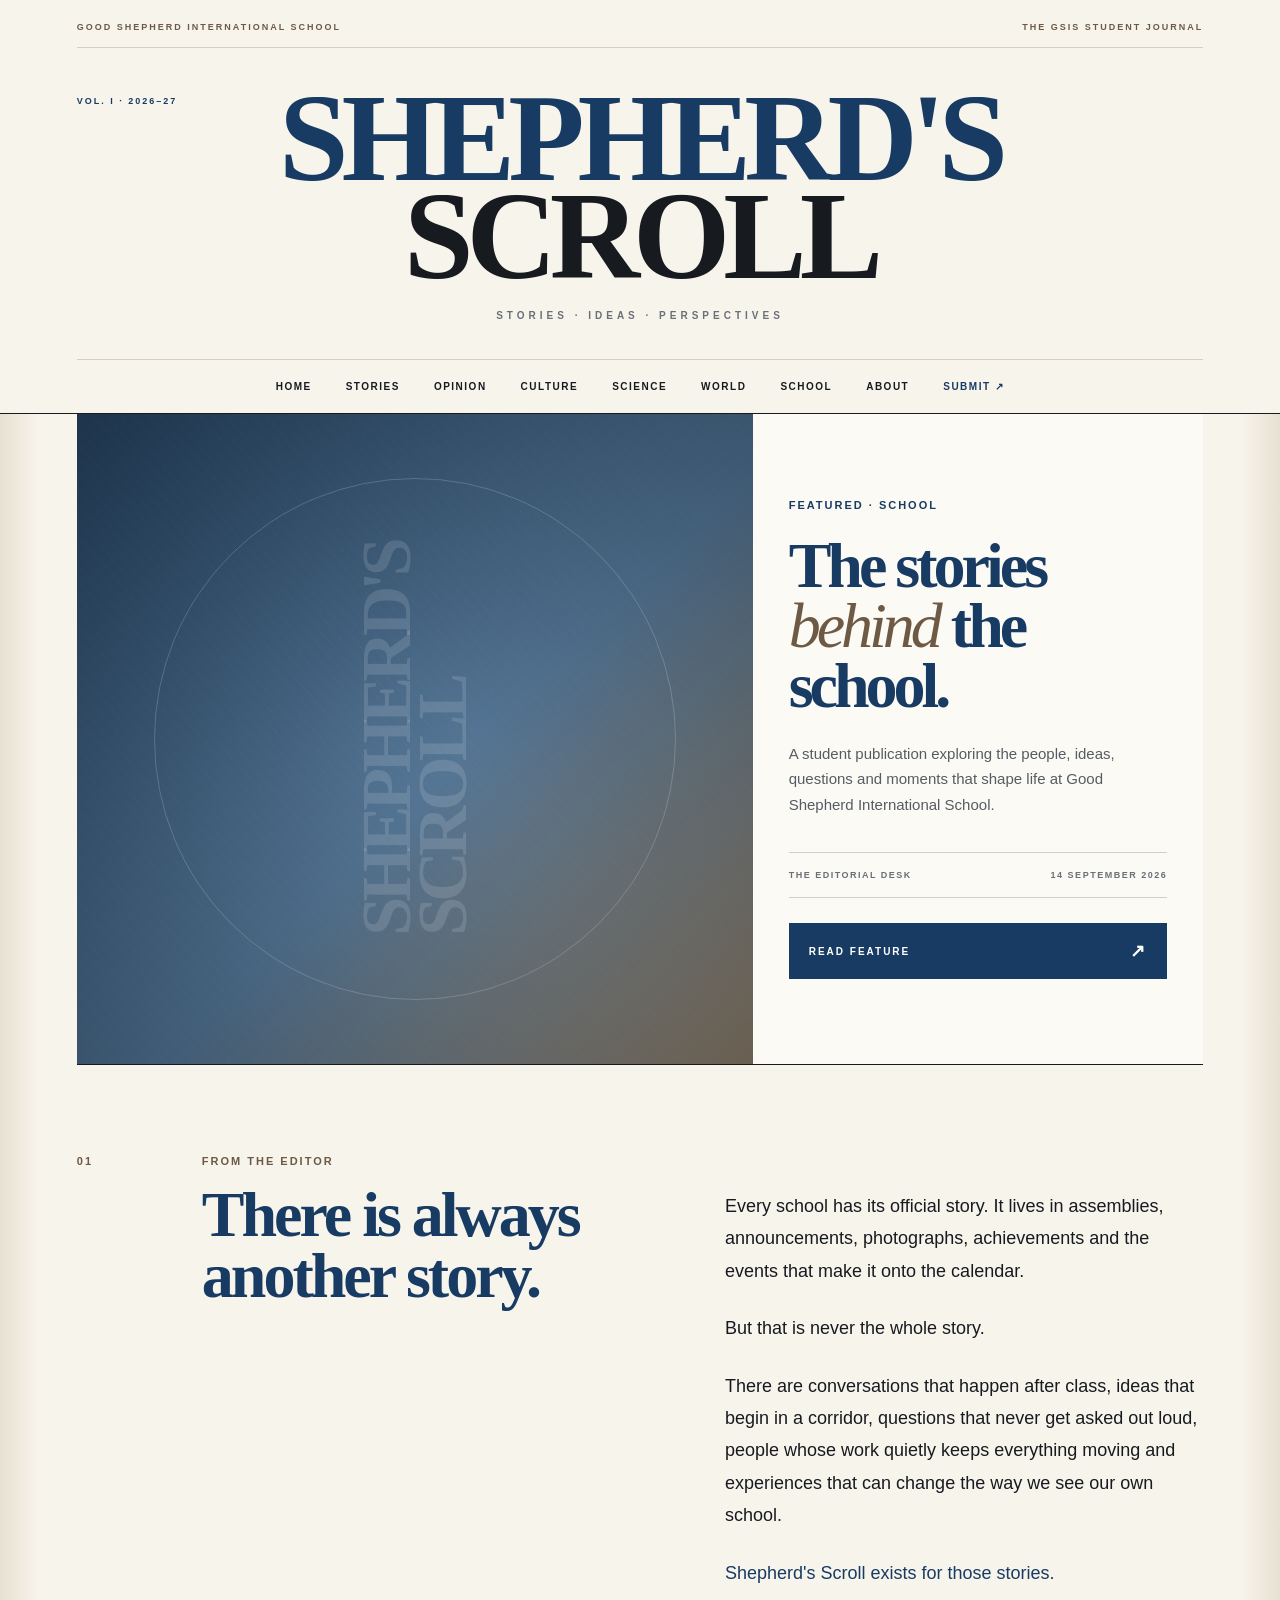
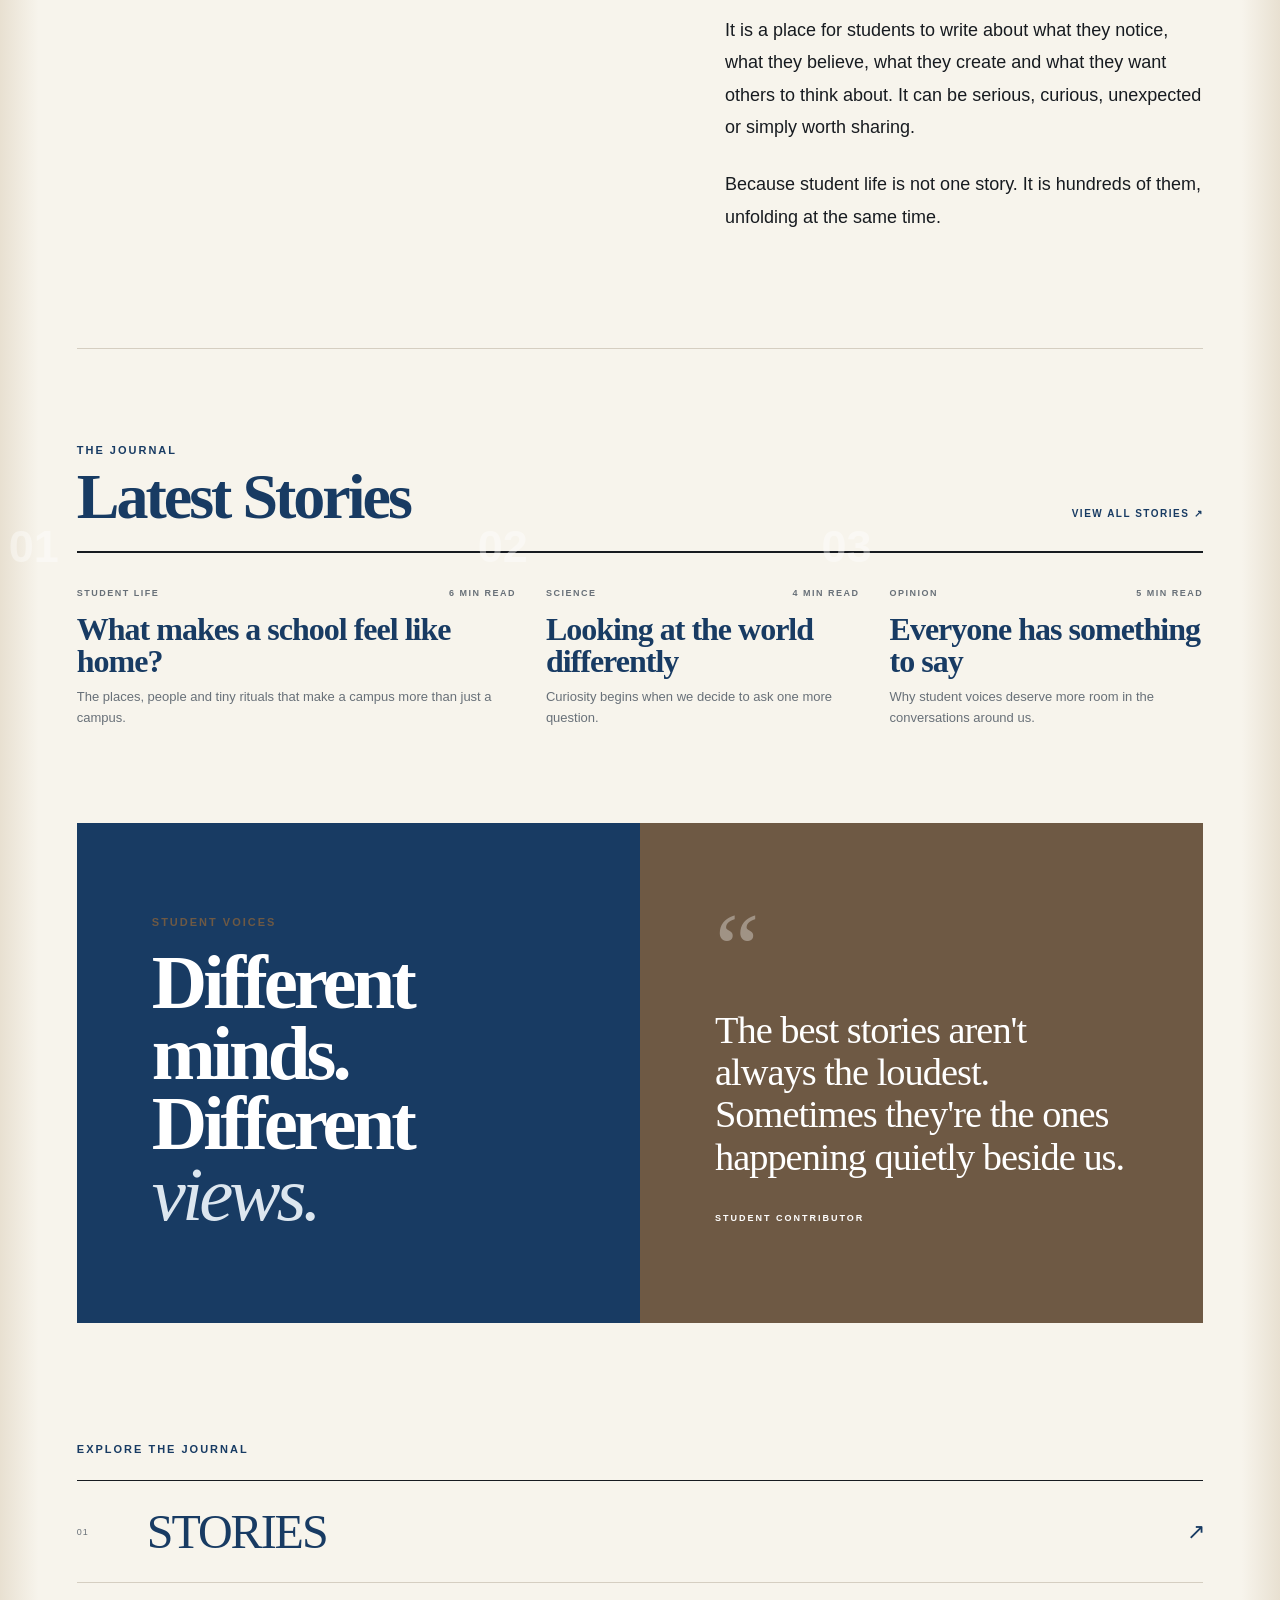
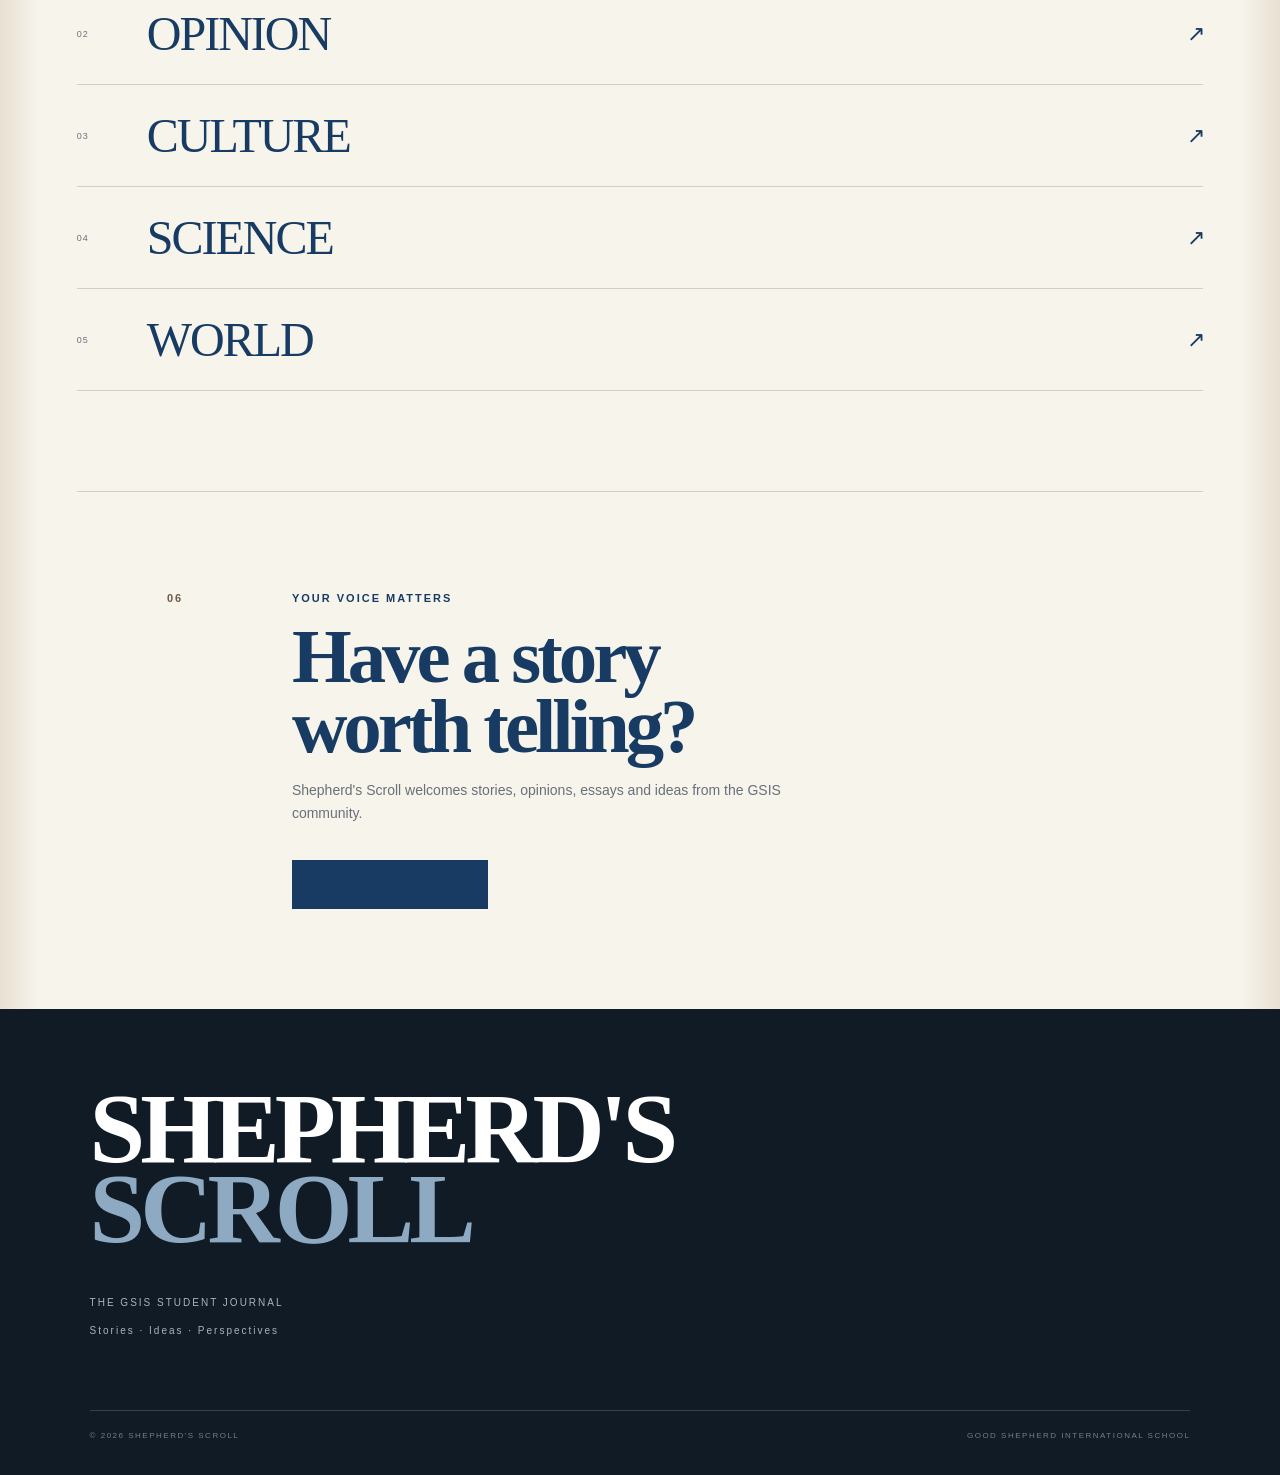
<file: index.html>
<!DOCTYPE html>
<html lang="en">
<head>
    <meta charset="UTF-8">
    <meta name="viewport" content="width=device-width, initial-scale=1.0">

    <title>Shepherd's Scroll | The GSIS Student Journal</title>

    <link rel="stylesheet" href="style.css">
</head>

<body>

<header>

    <div class="topline">
        <span>GOOD SHEPHERD INTERNATIONAL SCHOOL</span>
        <span>THE GSIS STUDENT JOURNAL</span>
    </div>

    <div class="masthead">

        <div class="edition">VOL. I · 2026–27</div>

        <a href="index.html" class="logo">
            SHEPHERD'S<br>
            <span>SCROLL</span>
        </a>

        <div class="tagline">
            Stories · Ideas · Perspectives
        </div>

    </div>

    <nav>
        <a href="index.html">HOME</a>
        <a href="pages/stories.html">STORIES</a>
        <a href="pages/opinion.html">OPINION</a>
        <a href="pages/culture.html">CULTURE</a>
        <a href="pages/science.html">SCIENCE</a>
        <a href="pages/world.html">WORLD</a>
        <a href="pages/school.html">SCHOOL</a>
        <a href="about.html">ABOUT</a>
        <a href="pages/submit.html" class="submit-link">SUBMIT ↗</a>
    </nav>

</header>


<main>

    <!-- HERO -->

    <section class="hero">

        <div class="hero-image">
            <div class="image-overlay"></div>

            <div class="hero-image-text">
                SHEPHERD'S<br>
                SCROLL
            </div>
        </div>

        <div class="hero-content">

            <div class="label">FEATURED · SCHOOL</div>

            <h1>
                The stories<br>
                <em>behind</em> the school.
            </h1>

            <p>
                A student publication exploring the people,
                ideas, questions and moments that shape life
                at Good Shepherd International School.
            </p>

            <div class="byline">
                <span>THE EDITORIAL DESK</span>
                <span>14 SEPTEMBER 2026</span>
            </div>

            <a href="articles/school-feels-like-home.html" class="read-story">
                READ FEATURE
                <span>↗</span>
            </a>

        </div>

    </section>


    <!-- EDITOR'S NOTE -->

    <section class="editor-note">

        <div class="section-number">01</div>

        <div>
            <div class="label green">FROM THE EDITOR</div>

            <h2>
                There is always<br>
                another story.
            </h2>
        </div>

        <div class="editor-note-copy">

            <p>
                Every school has its official story. It lives in
                assemblies, announcements, photographs, achievements
                and the events that make it onto the calendar.
            </p>

            <p>
                But that is never the whole story.
            </p>

            <p>
                There are conversations that happen after class,
                ideas that begin in a corridor, questions that never
                get asked out loud, people whose work quietly keeps
                everything moving and experiences that can change
                the way we see our own school.
            </p>

            <p>
                <strong>Shepherd's Scroll exists for those stories.</strong>
            </p>

            <p>
                It is a place for students to write about what they
                notice, what they believe, what they create and what
                they want others to think about. It can be serious,
                curious, unexpected or simply worth sharing.
            </p>

            <p>
                Because student life is not one story. It is hundreds
                of them, unfolding at the same time.
            </p>

        </div>

    </section>


    <!-- LATEST STORIES -->

    <section class="stories-section">

        <div class="section-heading">

            <div>
                <div class="label">THE JOURNAL</div>
                <h2>Latest Stories</h2>
            </div>

            <a href="pages/stories.html" class="view-all">
                VIEW ALL STORIES ↗
            </a>

        </div>


        <div class="stories-grid">

            <article class="story-card large">

                <a href="articles/school-feels-like-home.html"
                   class="story-image image-one"
                   aria-label="Read What makes a school feel like home?">
                    <span>01</span>
                </a>

                <div class="story-meta">
                    <span>STUDENT LIFE</span>
                    <span>6 MIN READ</span>
                </div>

                <h3>
                    <a href="articles/school-feels-like-home.html">
                        What makes a school feel like home?
                    </a>
                </h3>

                <p>
                    The places, people and tiny rituals that
                    make a campus more than just a campus.
                </p>

            </article>


            <article class="story-card">

                <a href="articles/school-feels-like-home.html"
                   class="story-image image-two"
                   aria-label="Read Looking at the world differently">
                    <span>02</span>
                </a>

                <div class="story-meta">
                    <span>SCIENCE</span>
                    <span>4 MIN READ</span>
                </div>

                <h3>
                    <a href="articles/school-feels-like-home.html">
                        Looking at the world differently
                    </a>
                </h3>

                <p>
                    Curiosity begins when we decide to ask
                    one more question.
                </p>

            </article>


            <article class="story-card">

                <a href="articles/school-feels-like-home.html"
                   class="story-image image-three"
                   aria-label="Read Everyone has something to say">
                    <span>03</span>
                </a>

                <div class="story-meta">
                    <span>OPINION</span>
                    <span>5 MIN READ</span>
                </div>

                <h3>
                    <a href="articles/school-feels-like-home.html">
                        Everyone has something to say
                    </a>
                </h3>

                <p>
                    Why student voices deserve more room
                    in the conversations around us.
                </p>

            </article>

        </div>

    </section>


    <!-- STUDENT VOICES -->

    <section class="voices">

        <div class="voices-heading">
            <div class="label green">STUDENT VOICES</div>

            <h2>
                Different minds.<br>
                Different <em>views.</em>
            </h2>
        </div>

        <div class="quote-card">

            <div class="quote-mark">“</div>

            <p>
                The best stories aren't always the loudest.
                Sometimes they're the ones happening quietly
                beside us.
            </p>

            <div class="quote-author">
                STUDENT CONTRIBUTOR
            </div>

        </div>

    </section>


    <!-- EXPLORE -->

    <section class="explore">

        <div class="label">EXPLORE THE JOURNAL</div>

        <div class="category-list">

            <a href="pages/stories.html">
                <span>01</span>
                STORIES
                <b>↗</b>
            </a>

            <a href="pages/opinion.html">
                <span>02</span>
                OPINION
                <b>↗</b>
            </a>

            <a href="pages/culture.html">
                <span>03</span>
                CULTURE
                <b>↗</b>
            </a>

            <a href="pages/science.html">
                <span>04</span>
                SCIENCE
                <b>↗</b>
            </a>

            <a href="pages/world.html">
                <span>05</span>
                WORLD
                <b>↗</b>
            </a>

        </div>

    </section>


    <!-- SUBMISSION -->

    <section class="submission">

        <div class="submission-number">06</div>

        <div>

            <div class="label">YOUR VOICE MATTERS</div>

            <h2>
                Have a story<br>
                worth telling?
            </h2>

            <p>
                Shepherd's Scroll welcomes stories,
                opinions, essays and ideas from the
                GSIS community.
            </p>

            <a href="pages/submit.html" class="submit-button">
                SUBMIT YOUR STORY ↗
            </a>

        </div>

    </section>

</main>


<footer>

    <div class="footer-logo">
        SHEPHERD'S<br>
        <span>SCROLL</span>
    </div>

    <div class="footer-info">
        <p>THE GSIS STUDENT JOURNAL</p>
        <p>Stories · Ideas · Perspectives</p>
    </div>

    <div class="footer-bottom">
        <span>© 2026 SHEPHERD'S SCROLL</span>
        <span>GOOD SHEPHERD INTERNATIONAL SCHOOL</span>
    </div>

</footer>


</body>
</html>
</file>
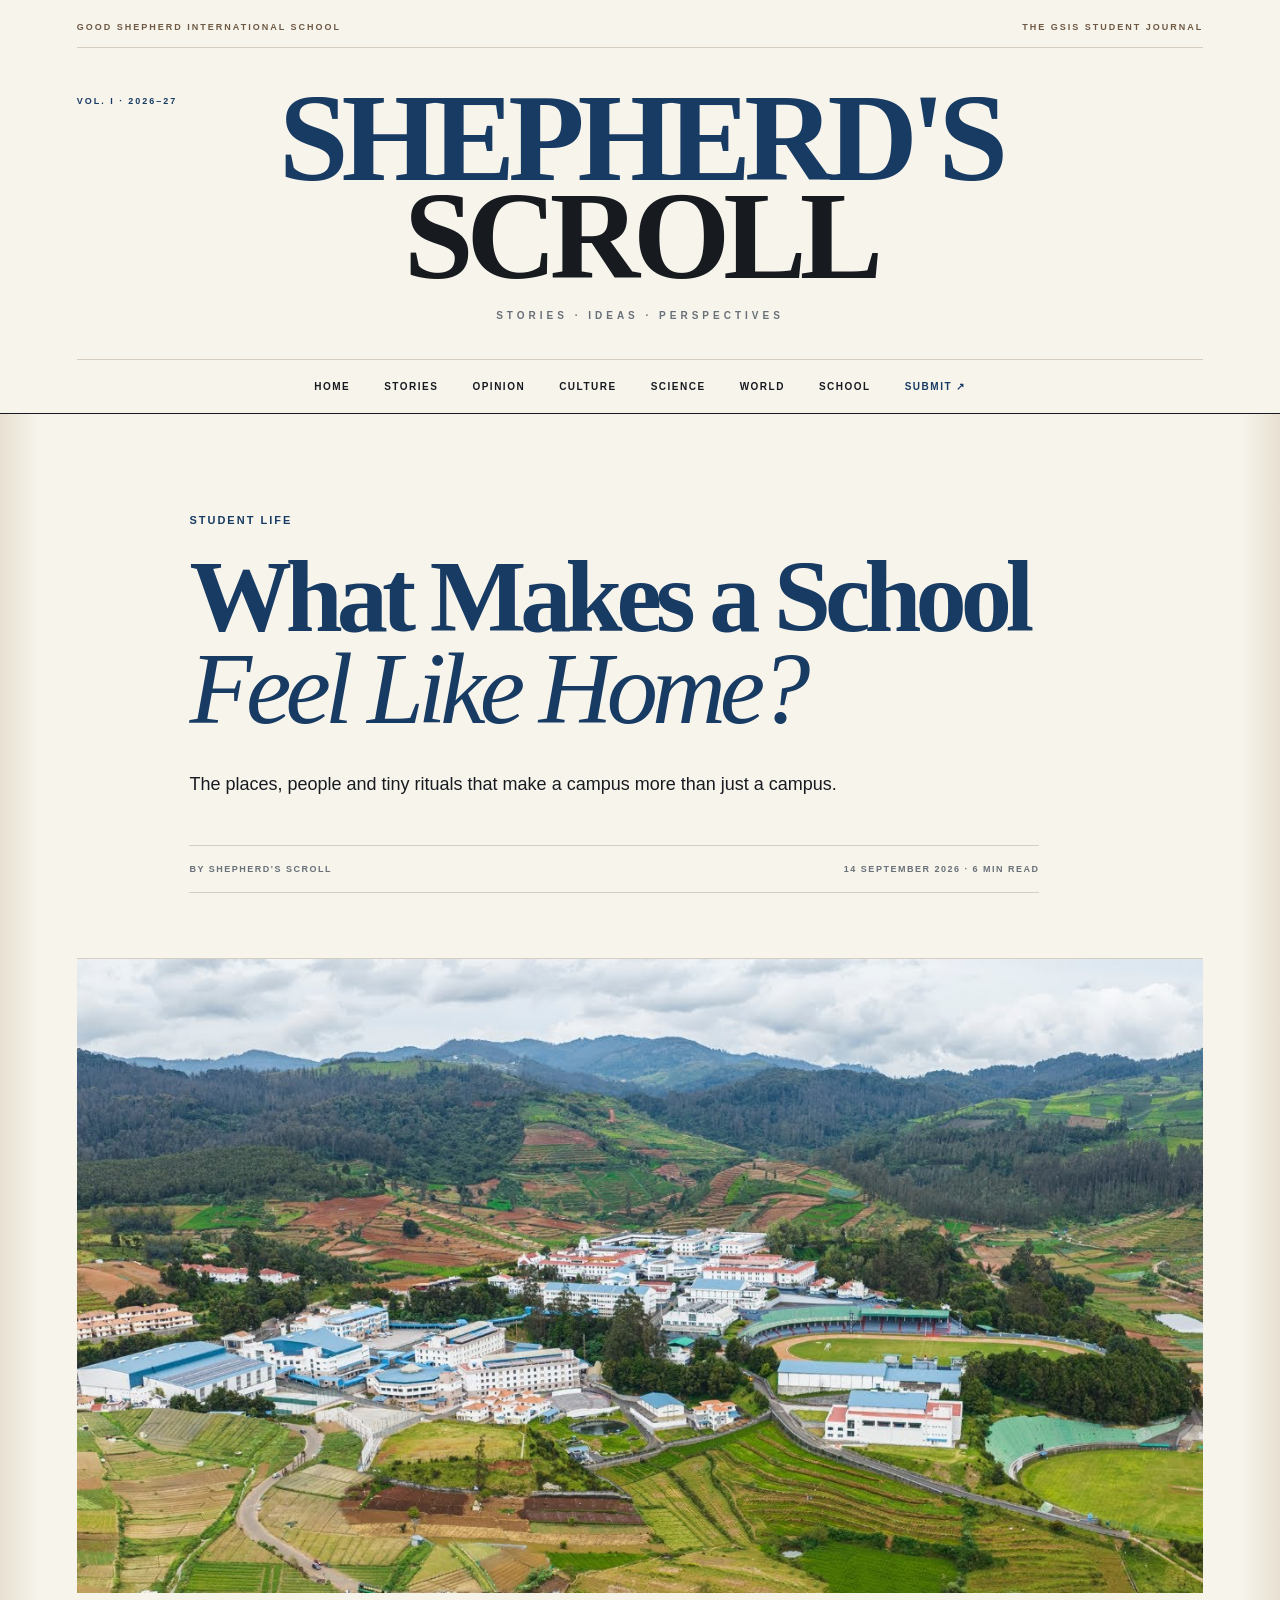
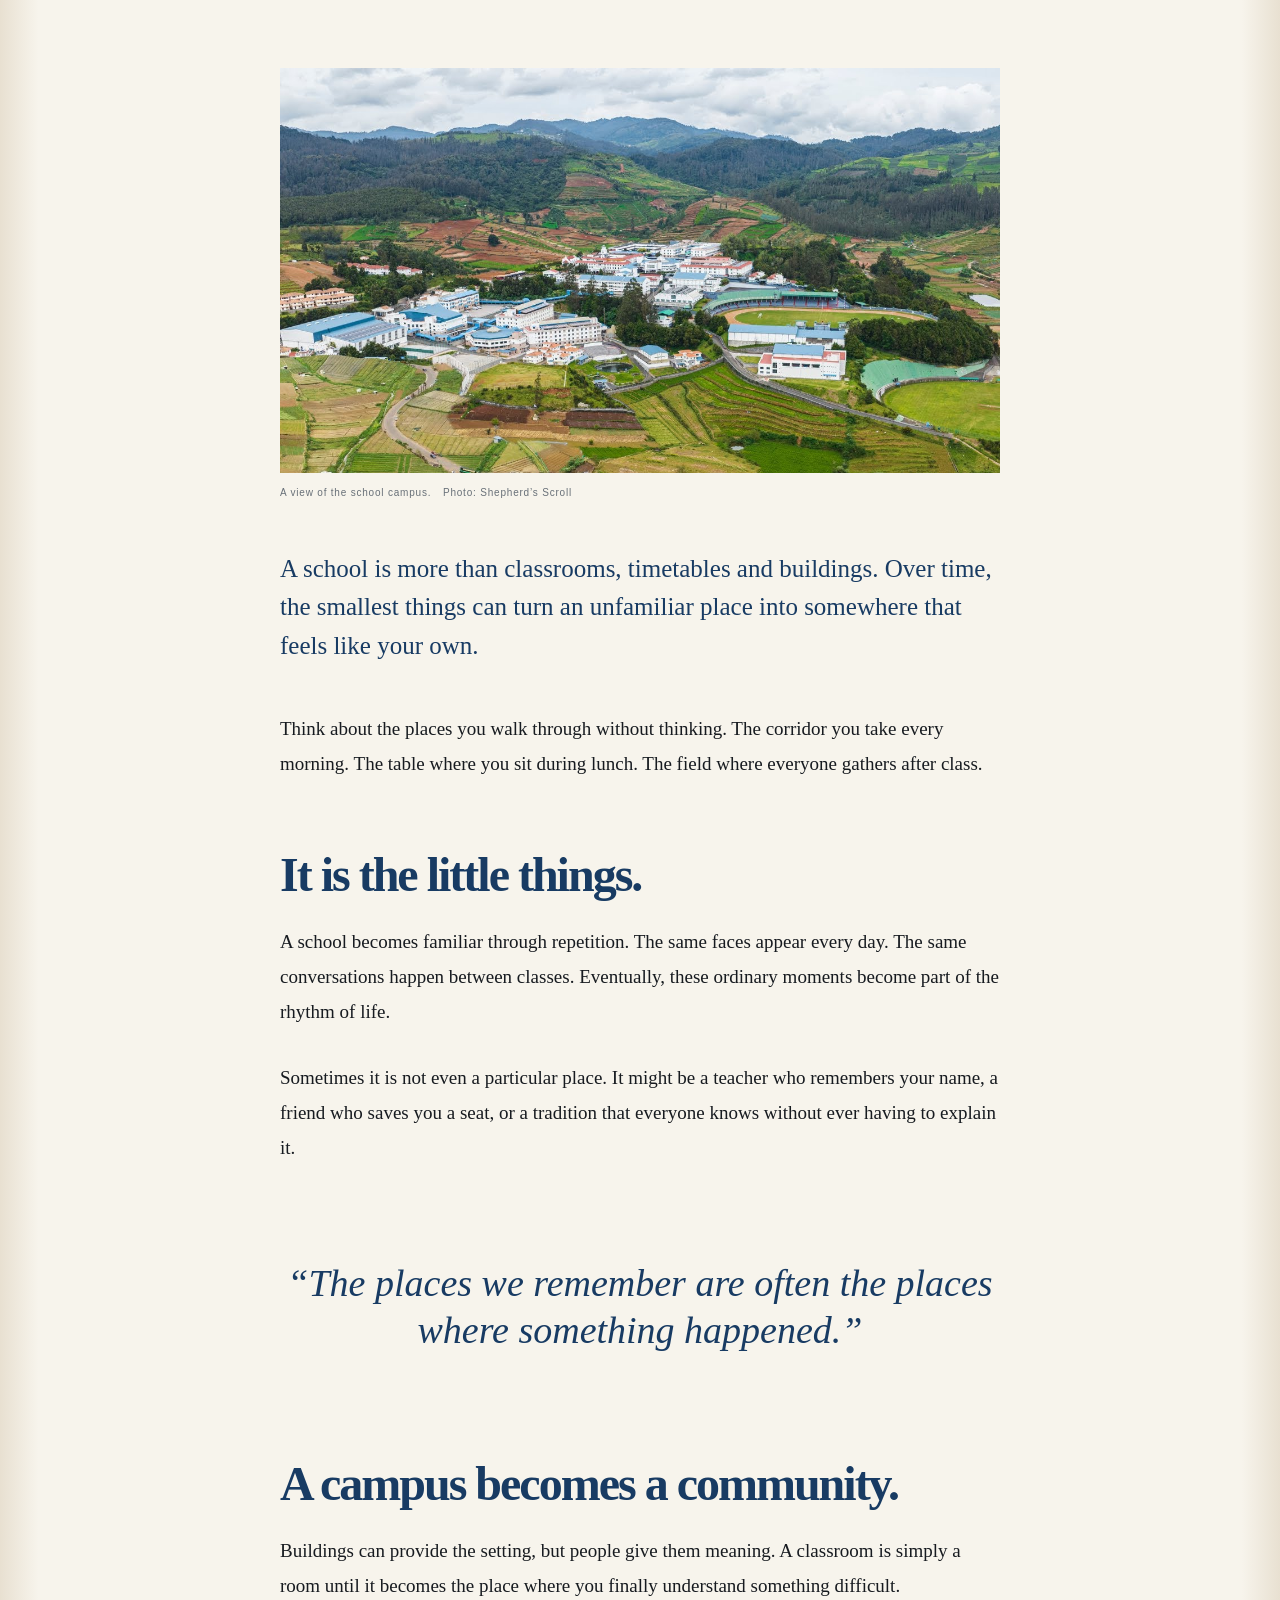
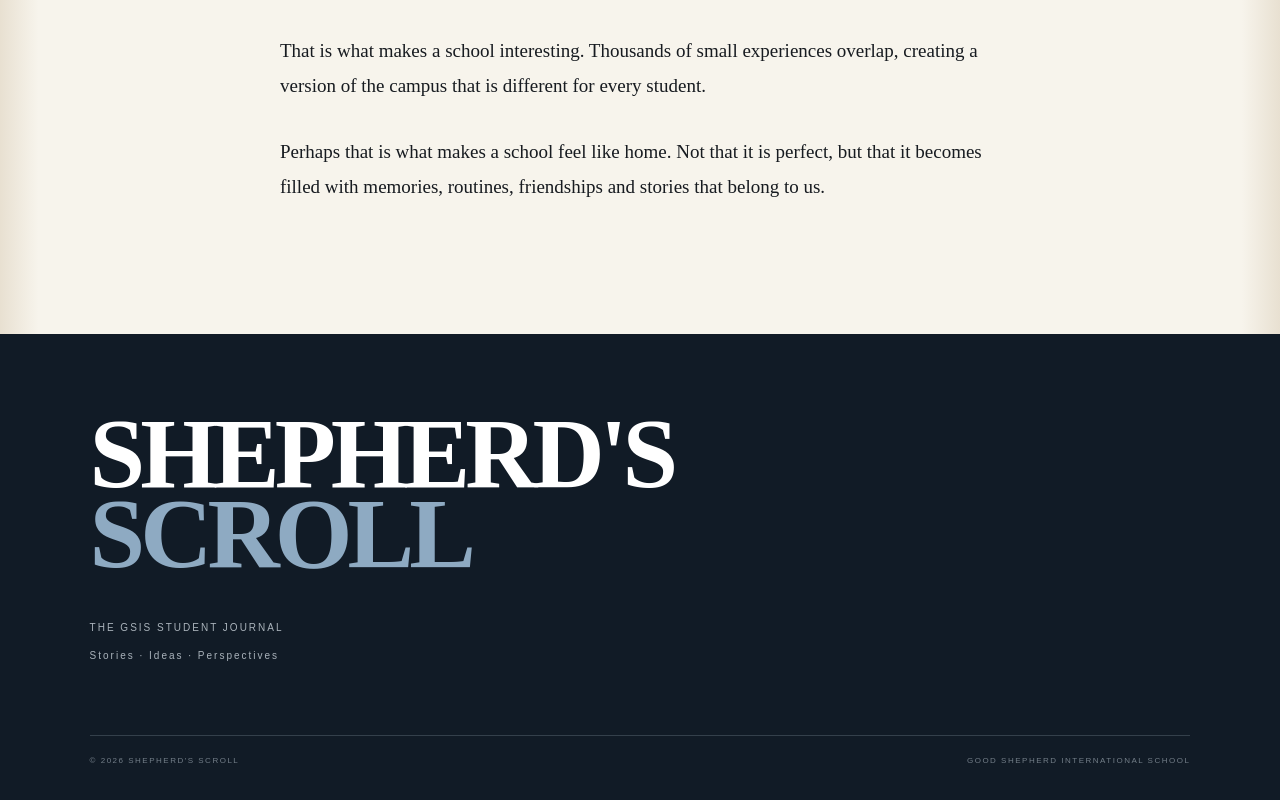
<file: articles/school-feels-like-home.html>
<!DOCTYPE html>
<html lang="en">

<head>

    <meta charset="UTF-8">

    <meta name="viewport"
          content="width=device-width, initial-scale=1.0">

    <title>
        What Makes a School Feel Like Home? | Shepherd's Scroll
    </title>

    <link rel="stylesheet"
          href="../style.css">

</head>


<body>


<header>

    <div class="topline">
        <span>GOOD SHEPHERD INTERNATIONAL SCHOOL</span>
        <span>THE GSIS STUDENT JOURNAL</span>
    </div>


    <div class="masthead">

        <div class="edition">
            VOL. I · 2026–27
        </div>

        <a href="../index.html"
           class="logo">

            SHEPHERD'S<br>
            <span>SCROLL</span>

        </a>

        <div class="tagline">
            Stories · Ideas · Perspectives
        </div>

    </div>


    <nav>

        <a href="../index.html">HOME</a>

        <a href="../pages/stories.html">STORIES</a>

        <a href="../pages/opinion.html">OPINION</a>

        <a href="../pages/culture.html">CULTURE</a>

        <a href="../pages/science.html">SCIENCE</a>

        <a href="../pages/world.html">WORLD</a>

        <a href="../pages/school.html">SCHOOL</a>

        <a href="#" class="submit-link">
            SUBMIT ↗
        </a>

    </nav>

</header>



<main>


    <article class="article-page">


        <header class="article-header">

            <div class="label">
                STUDENT LIFE
            </div>

            <h1>
                What Makes a School
                <em>Feel Like Home?</em>
            </h1>

            <p class="article-deck">
                The places, people and tiny rituals
                that make a campus more than just
                a campus.
            </p>


            <div class="article-byline">

                <span>
                    BY SHEPHERD'S SCROLL
                </span>

                <span>
                    14 SEPTEMBER 2026 · 6 MIN READ
                </span>

            </div>

        </header>


        <!-- HERO IMAGE -->
<!-- HERO IMAGE -->

<img
    class="article-hero-image"
    src="../assets/articles/school-feels-like-home/maxresdefault.jpg"
    alt="School campus"
>

        </div>



        <div class="article-content">
            
<figure class="article-figure">

    <img
        class="article-image"
        src="../assets/articles/school-feels-like-home/maxresdefault.jpg"
        alt="School campus"
    >

    <figcaption class="article-image-caption">
        A view of the school campus.
        <span class="credit">Photo: Shepherd’s Scroll</span>
    </figcaption>

</figure>

            <p class="article-lead">
                A school is more than classrooms,
                timetables and buildings. Over time,
                the smallest things can turn an unfamiliar
                place into somewhere that feels like your own.
            </p>


            <p>
                Think about the places you walk through
                without thinking. The corridor you take
                every morning. The table where you sit
                during lunch. The field where everyone
                gathers after class.
            </p>


            <h2>
                It is the little things.
            </h2>


            <p>
                A school becomes familiar through repetition.
                The same faces appear every day. The same
                conversations happen between classes.
                Eventually, these ordinary moments become
                part of the rhythm of life.
            </p>


            <p>
                Sometimes it is not even a particular place.
                It might be a teacher who remembers your name,
                a friend who saves you a seat, or a tradition
                that everyone knows without ever having to
                explain it.
            </p>


            <blockquote>
                “The places we remember are often the
                places where something happened.”
            </blockquote>


            <h2>
                A campus becomes a community.
            </h2>


            <p>
                Buildings can provide the setting, but people
                give them meaning. A classroom is simply a room
                until it becomes the place where you finally
                understand something difficult.
            </p>


            <p>
                That is what makes a school interesting.
                Thousands of small experiences overlap,
                creating a version of the campus that is
                different for every student.
            </p>


            <p>
                Perhaps that is what makes a school feel
                like home. Not that it is perfect, but that
                it becomes filled with memories, routines,
                friendships and stories that belong to us.
            </p>


        </div>


    </article>


</main>



<footer>

    <div class="footer-logo">

        SHEPHERD'S<br>
        <span>SCROLL</span>

    </div>


    <div class="footer-info">

        <p>
            THE GSIS STUDENT JOURNAL
        </p>

        <p>
            Stories · Ideas · Perspectives
        </p>

    </div>


    <div class="footer-bottom">

        <span>
            © 2026 SHEPHERD'S SCROLL
        </span>

        <span>
            GOOD SHEPHERD INTERNATIONAL SCHOOL
        </span>

    </div>

</footer>


</body>

</html>
</file>
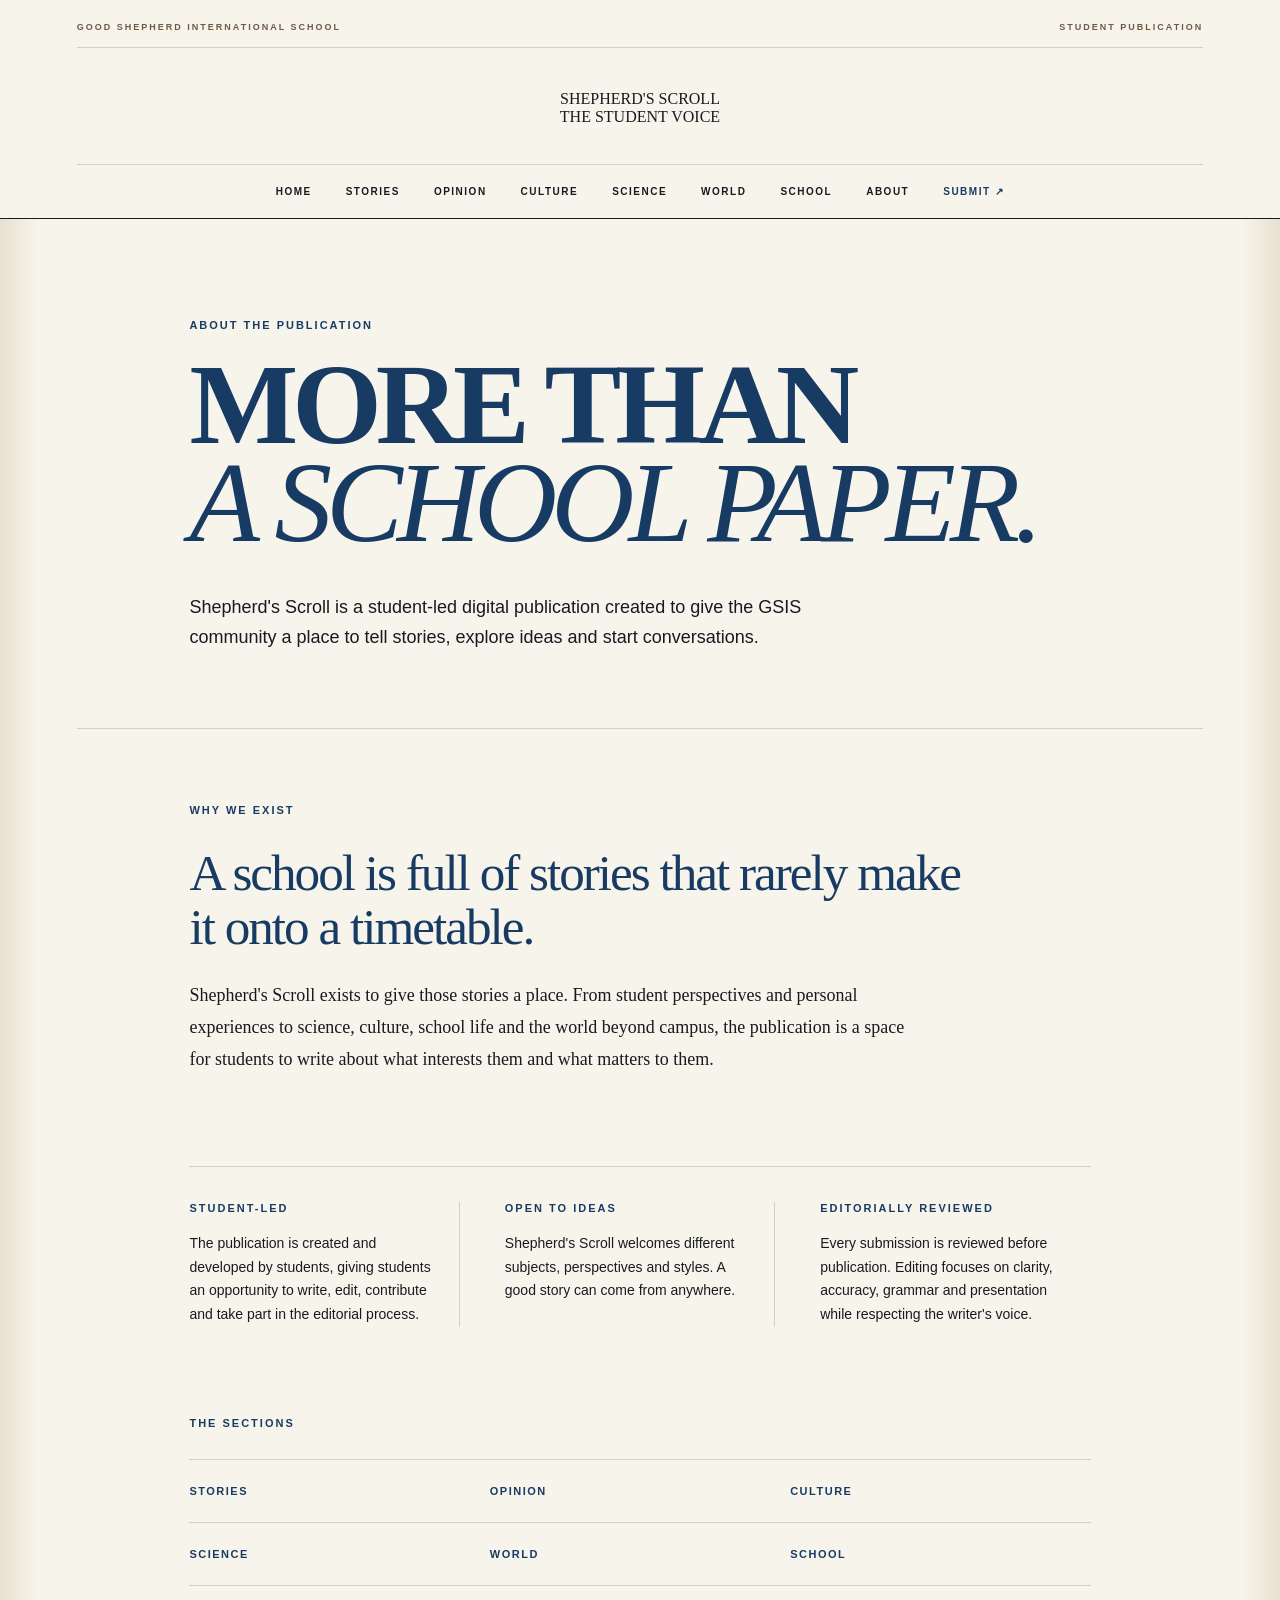
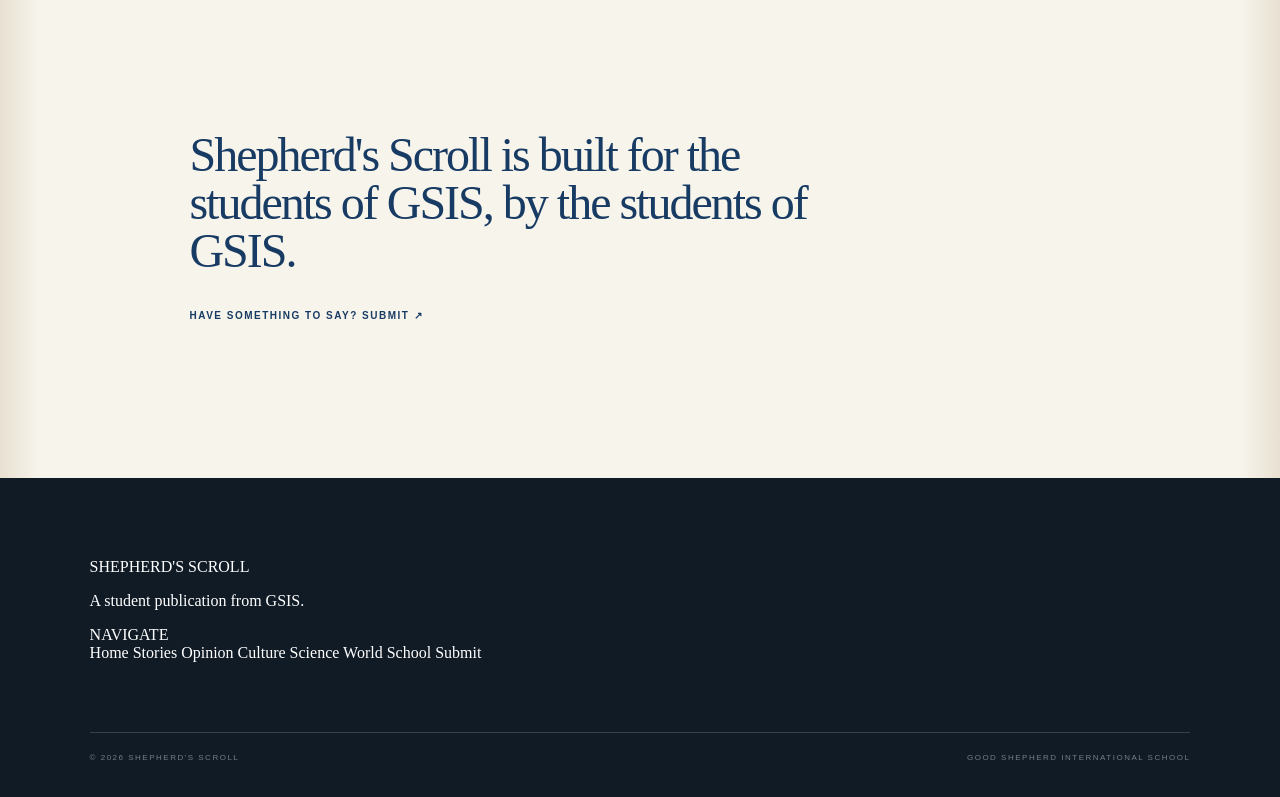
<file: pages/about.html>
<!DOCTYPE html>
<html lang="en">

<head>
    <meta charset="UTF-8">
    <meta name="viewport" content="width=device-width, initial-scale=1.0">

    <title>About | Shepherd's Scroll</title>

    <link rel="stylesheet" href="../style.css">
</head>

<body>

    <header class="site-header">

        <div class="topline">
            <span>GOOD SHEPHERD INTERNATIONAL SCHOOL</span>
            <span>STUDENT PUBLICATION</span>
        </div>

        <div class="masthead">
            <a href="../index.html" class="site-title">
                SHEPHERD'S SCROLL
            </a>

            <div class="site-tagline">
                THE STUDENT VOICE
            </div>
        </div>

        <nav>
            <a href="../index.html">HOME</a>
            <a href="stories.html">STORIES</a>
            <a href="opinion.html">OPINION</a>
            <a href="culture.html">CULTURE</a>
            <a href="science.html">SCIENCE</a>
            <a href="world.html">WORLD</a>
            <a href="school.html">SCHOOL</a>
            <a href="pages/about.html">ABOUT</a>
            <a href="submit.html" class="submit-link">SUBMIT ↗</a>
        </nav>

    </header>


    <main class="about-page">

        <section class="about-header">

            <div class="label">ABOUT THE PUBLICATION</div>

            <h1>
                MORE THAN
                <em>A SCHOOL PAPER.</em>
            </h1>

            <p class="about-intro">
                Shepherd's Scroll is a student-led digital publication
                created to give the GSIS community a place to tell stories,
                explore ideas and start conversations.
            </p>

        </section>


        <section class="about-content">

            <div class="about-block">

                <div class="label">WHY WE EXIST</div>

                <p class="about-large">
                    A school is full of stories that rarely make it onto
                    a timetable.
                </p>

                <p>
                    Shepherd's Scroll exists to give those stories a place.
                    From student perspectives and personal experiences to
                    science, culture, school life and the world beyond
                    campus, the publication is a space for students to
                    write about what interests them and what matters to them.
                </p>

            </div>


            <div class="about-block about-grid">

                <div>
                    <div class="label">STUDENT-LED</div>
                    <p>
                        The publication is created and developed by students,
                        giving students an opportunity to write, edit,
                        contribute and take part in the editorial process.
                    </p>
                </div>

                <div>
                    <div class="label">OPEN TO IDEAS</div>
                    <p>
                        Shepherd's Scroll welcomes different subjects,
                        perspectives and styles. A good story can come from
                        anywhere.
                    </p>
                </div>

                <div>
                    <div class="label">EDITORIALLY REVIEWED</div>
                    <p>
                        Every submission is reviewed before publication.
                        Editing focuses on clarity, accuracy, grammar and
                        presentation while respecting the writer's voice.
                    </p>
                </div>

            </div>


            <div class="about-block">

                <div class="label">THE SECTIONS</div>

                <div class="about-sections">

                    <span>STORIES</span>
                    <span>OPINION</span>
                    <span>CULTURE</span>
                    <span>SCIENCE</span>
                    <span>WORLD</span>
                    <span>SCHOOL</span>

                </div>

            </div>


            <div class="about-final">

                <p>
                    Shepherd's Scroll is built for the students of GSIS,
                    by the students of GSIS.
                </p>

                <a href="submit.html">
                    HAVE SOMETHING TO SAY? SUBMIT ↗
                </a>

            </div>

        </section>

    </main>


    <footer>

        <div class="footer-main">

            <div>
                <div class="footer-title">SHEPHERD'S SCROLL</div>
                <p>A student publication from GSIS.</p>
            </div>

            <div>
                <div class="footer-label">NAVIGATE</div>
                <a href="../index.html">Home</a>
                <a href="stories.html">Stories</a>
                <a href="opinion.html">Opinion</a>
                <a href="culture.html">Culture</a>
                <a href="science.html">Science</a>
                <a href="world.html">World</a>
                <a href="school.html">School</a>
                <a href="submit.html">Submit</a>
            </div>

        </div>

        <div class="footer-bottom">
            <span>© 2026 SHEPHERD'S SCROLL</span>
            <span>GOOD SHEPHERD INTERNATIONAL SCHOOL</span>
        </div>

    </footer>

</body>

</html>
</file>
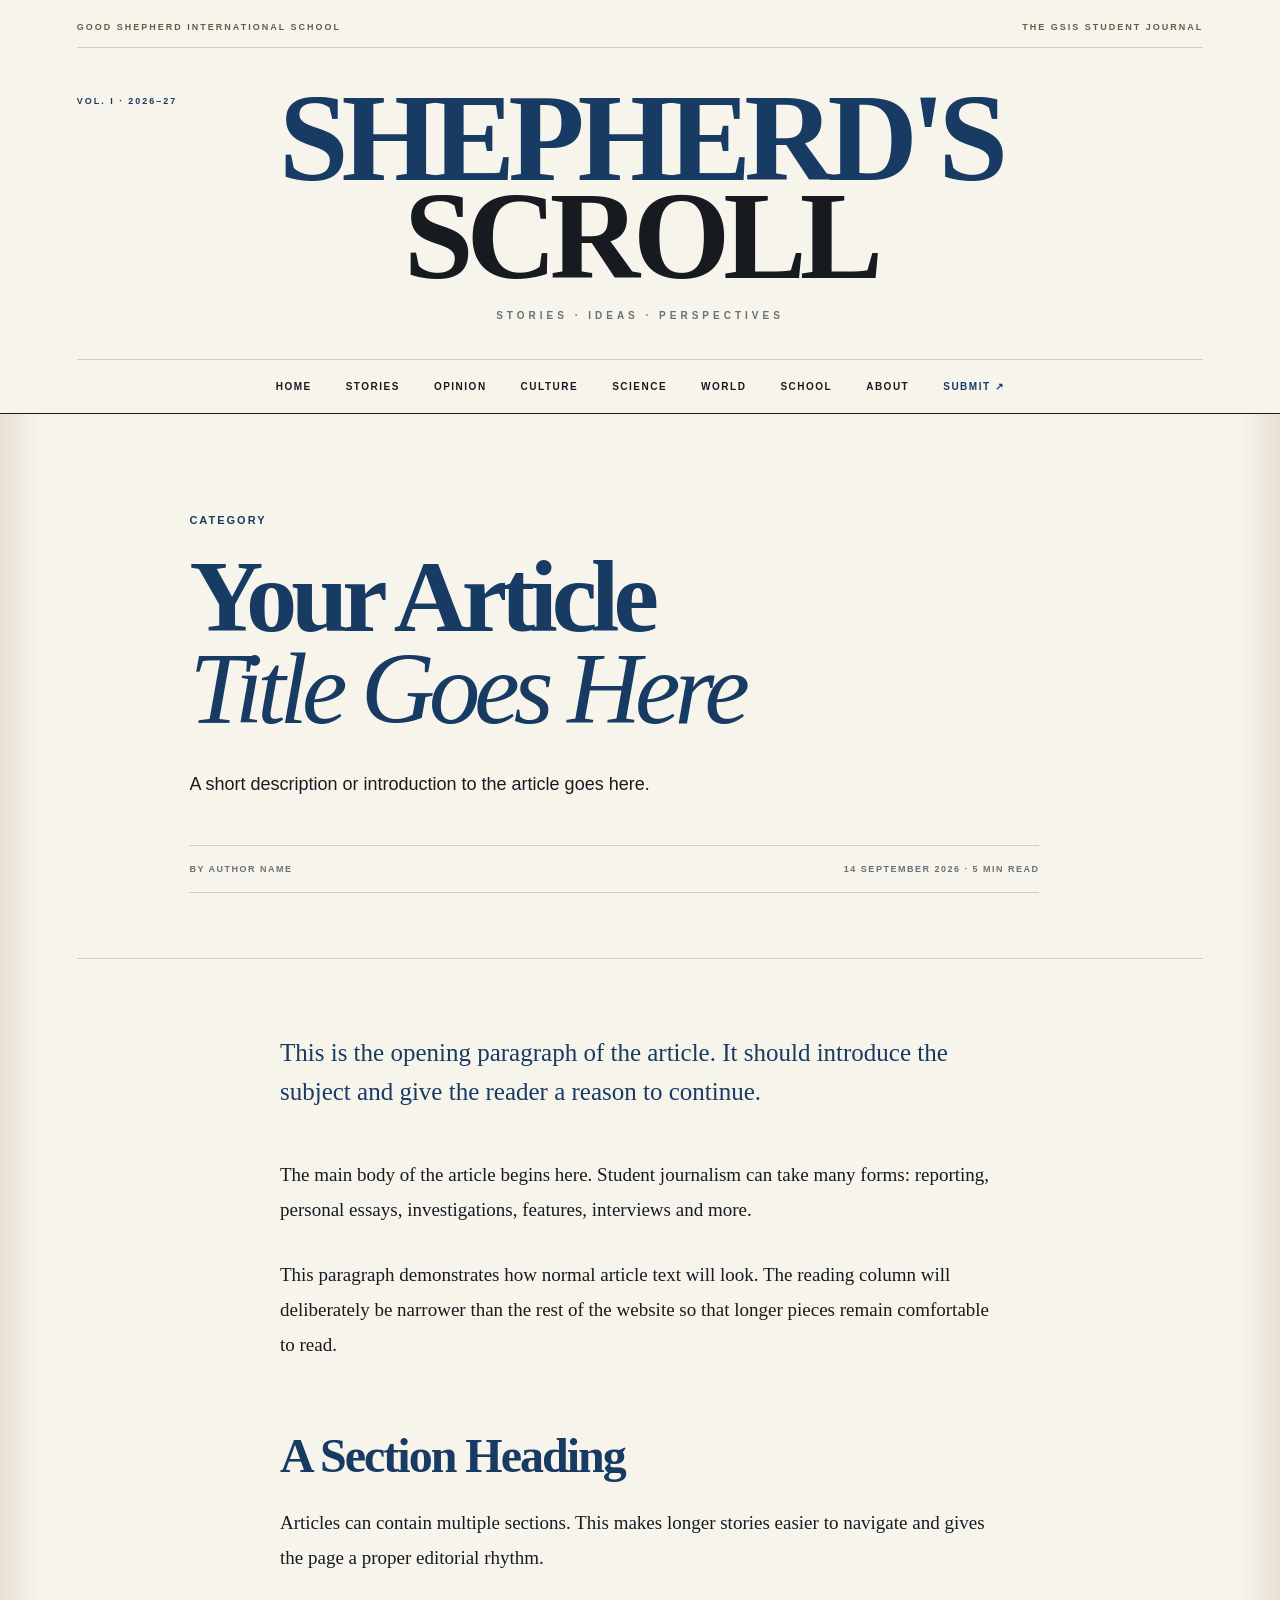
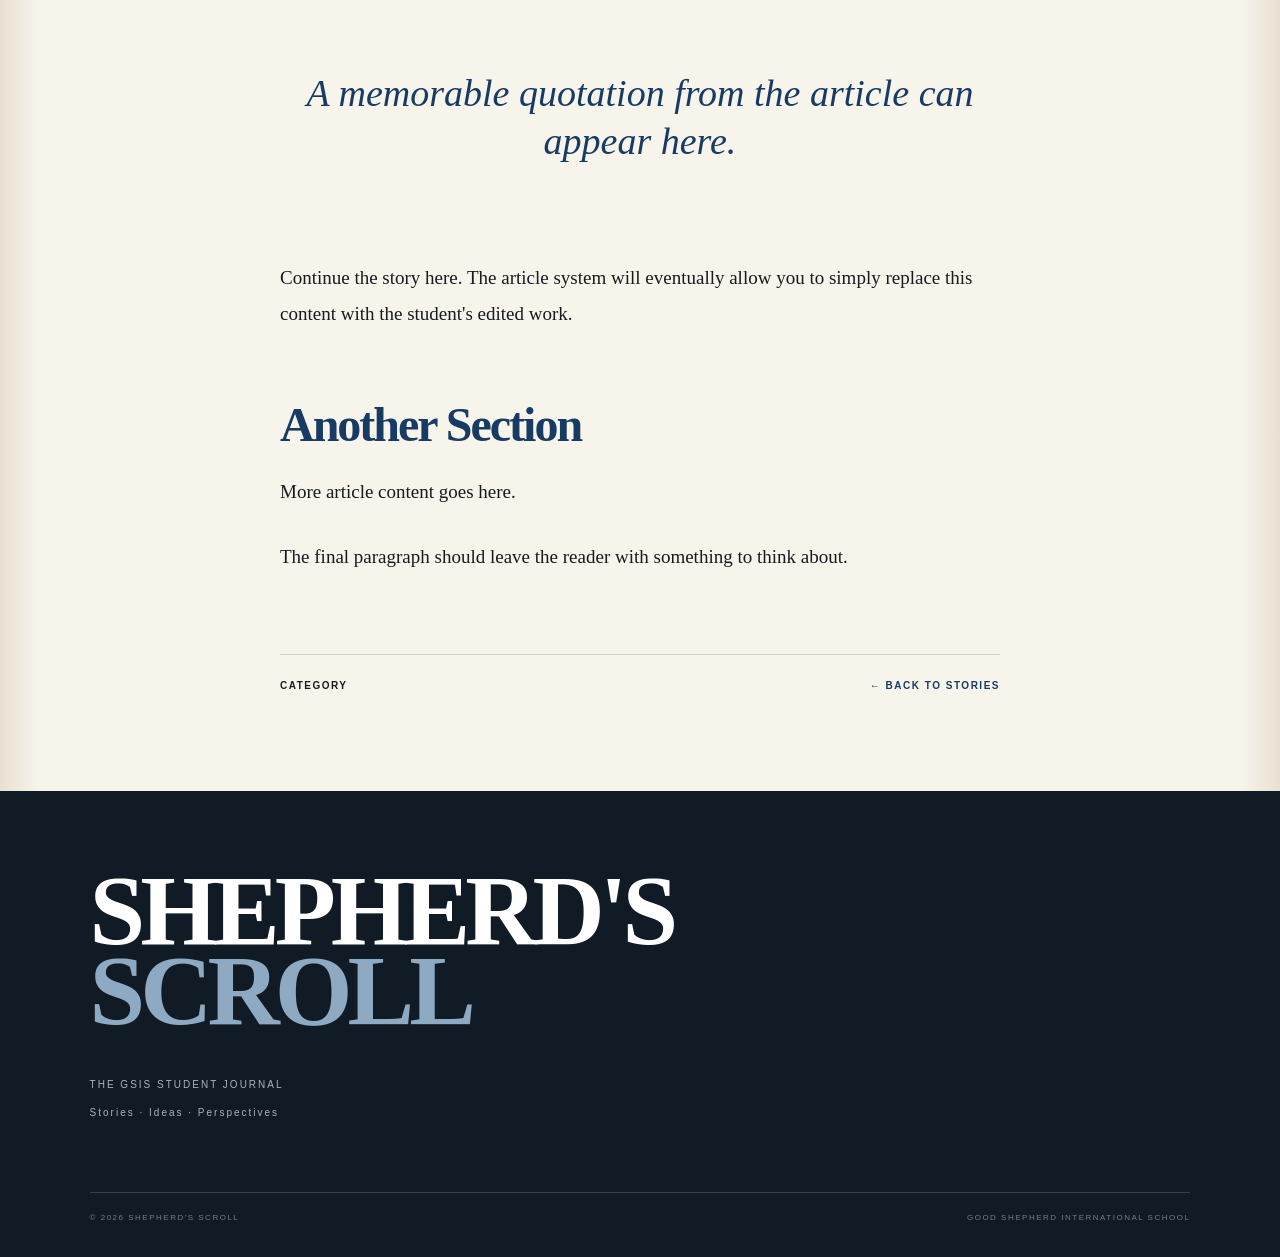
<file: pages/article.html>
<!DOCTYPE html>
<html lang="en">

<head>

    <meta charset="UTF-8">

    <meta name="viewport"
          content="width=device-width, initial-scale=1.0">

    <title>
        Article | Shepherd's Scroll
    </title>

    <link rel="stylesheet"
          href="../style.css">

</head>


<body>


<header>

    <div class="topline">
        <span>GOOD SHEPHERD INTERNATIONAL SCHOOL</span>
        <span>THE GSIS STUDENT JOURNAL</span>
    </div>


    <div class="masthead">

        <div class="edition">
            VOL. I · 2026–27
        </div>

        <a href="../index.html"
           class="logo">

            SHEPHERD'S<br>
            <span>SCROLL</span>

        </a>

        <div class="tagline">
            Stories · Ideas · Perspectives
        </div>

    </div>


    <nav>

        <a href="../index.html">HOME</a>

        <a href="stories.html">STORIES</a>

        <a href="opinion.html">OPINION</a>

        <a href="culture.html">CULTURE</a>

        <a href="science.html">SCIENCE</a>

        <a href="world.html">WORLD</a>

        <a href="school.html">SCHOOL</a>

        <a href="pages/about.html">ABOUT</a>

        <a href="submit.html" class="submit-link">
            SUBMIT ↗
        </a>

    </nav>

</header>



<main>


    <article class="article-page">


        <!-- ARTICLE HEADER -->

        <header class="article-header">

            <div class="label">
                CATEGORY
            </div>


            <h1>
                Your Article
                <em>Title Goes Here</em>
            </h1>


            <p class="article-deck">
                A short description or introduction
                to the article goes here.
            </p>


            <div class="article-byline">

                <span>
                    BY AUTHOR NAME
                </span>

                <span>
                    14 SEPTEMBER 2026 · 5 MIN READ
                </span>

            </div>

        </header>



        <!-- ARTICLE BODY -->

        <div class="article-content">


            <p class="article-lead">
                This is the opening paragraph of the
                article. It should introduce the subject
                and give the reader a reason to continue.
            </p>


            <p>
                The main body of the article begins here.
                Student journalism can take many forms:
                reporting, personal essays, investigations,
                features, interviews and more.
            </p>


            <p>
                This paragraph demonstrates how normal
                article text will look. The reading column
                will deliberately be narrower than the
                rest of the website so that longer pieces
                remain comfortable to read.
            </p>


            <h2>
                A Section Heading
            </h2>


            <p>
                Articles can contain multiple sections.
                This makes longer stories easier to navigate
                and gives the page a proper editorial rhythm.
            </p>


            <blockquote>
                A memorable quotation from the article
                can appear here.
            </blockquote>


            <p>
                Continue the story here. The article system
                will eventually allow you to simply replace
                this content with the student's edited work.
            </p>


            <h2>
                Another Section
            </h2>


            <p>
                More article content goes here.
            </p>


            <p>
                The final paragraph should leave the reader
                with something to think about.
            </p>


        </div>



        <!-- ARTICLE FOOTER -->

        <div class="article-footer">

            <div class="article-category">
                CATEGORY
            </div>

            <a href="stories.html">
                ← BACK TO STORIES
            </a>

        </div>


    </article>


</main>



<footer>

    <div class="footer-logo">

        SHEPHERD'S<br>
        <span>SCROLL</span>

    </div>


    <div class="footer-info">

        <p>
            THE GSIS STUDENT JOURNAL
        </p>

        <p>
            Stories · Ideas · Perspectives
        </p>

    </div>


    <div class="footer-bottom">

        <span>
            © 2026 SHEPHERD'S SCROLL
        </span>

        <span>
            GOOD SHEPHERD INTERNATIONAL SCHOOL
        </span>

    </div>

</footer>


</body>

</html>
</file>
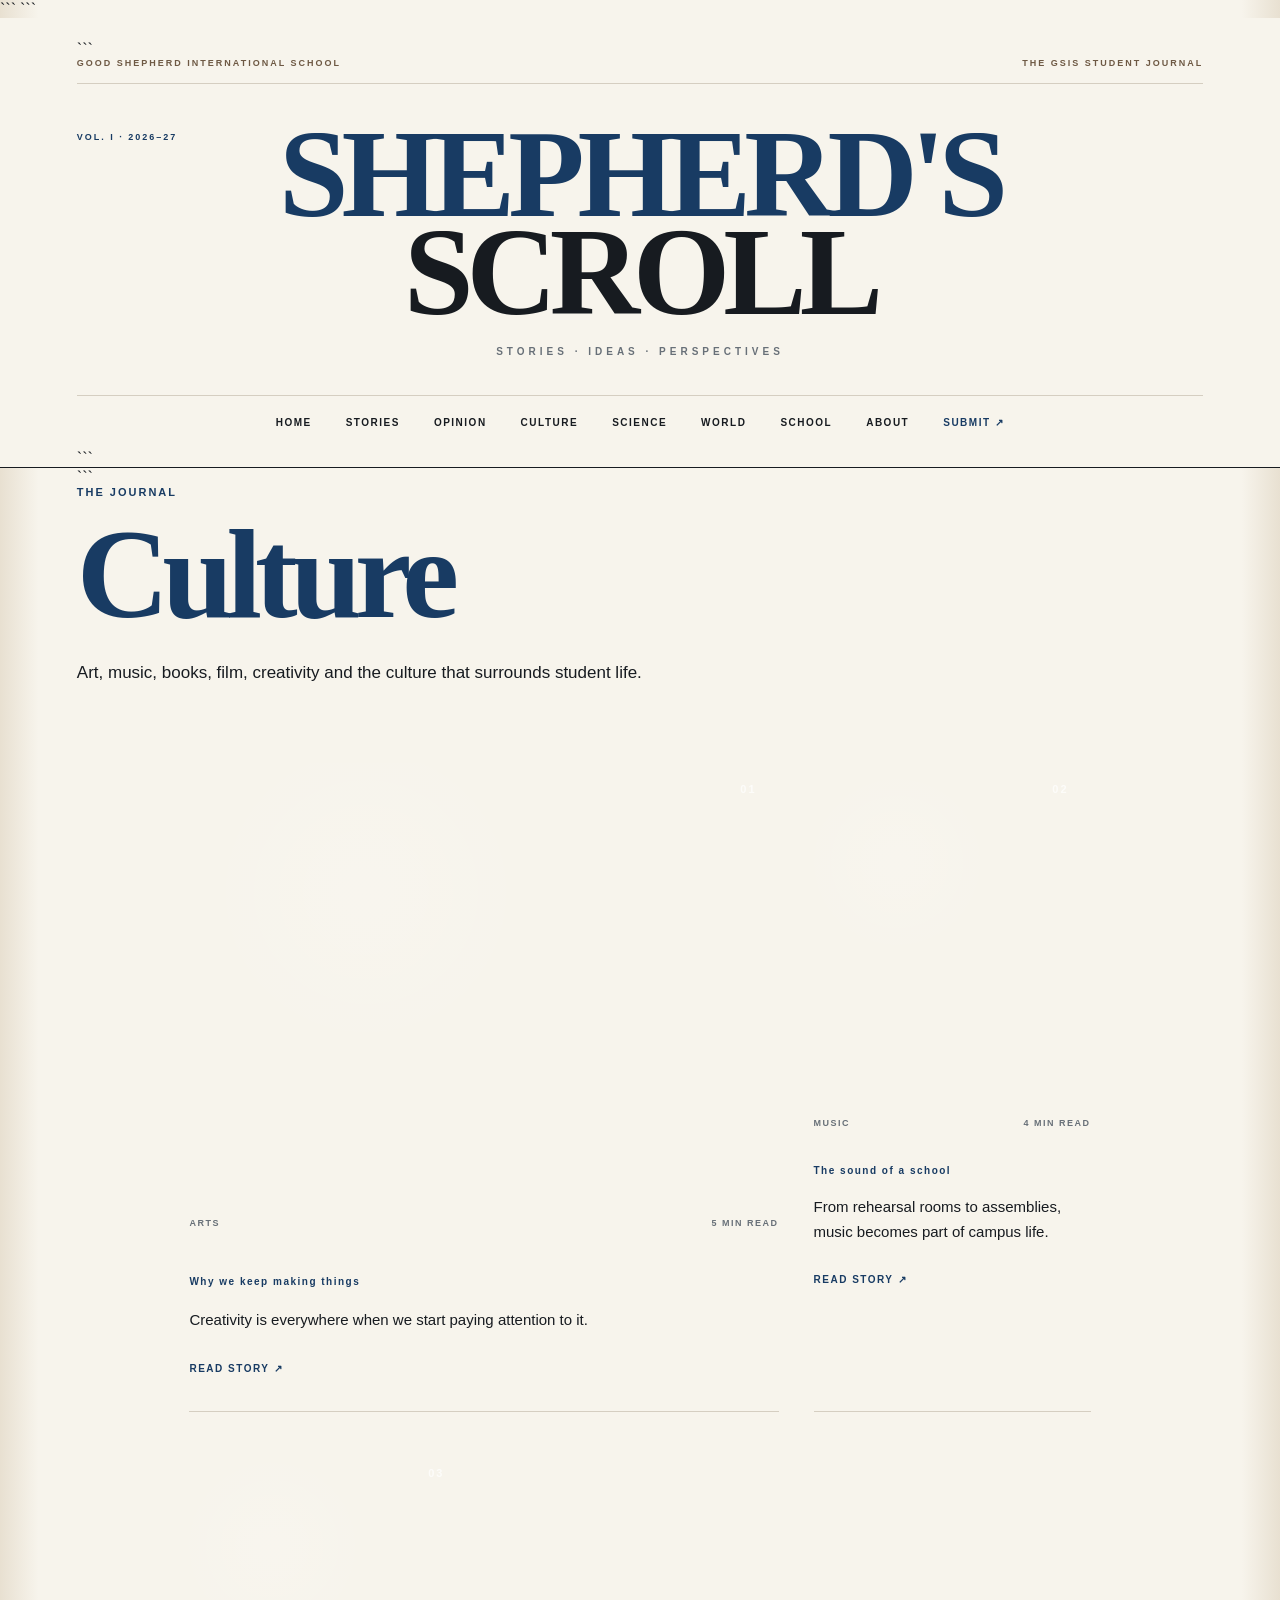
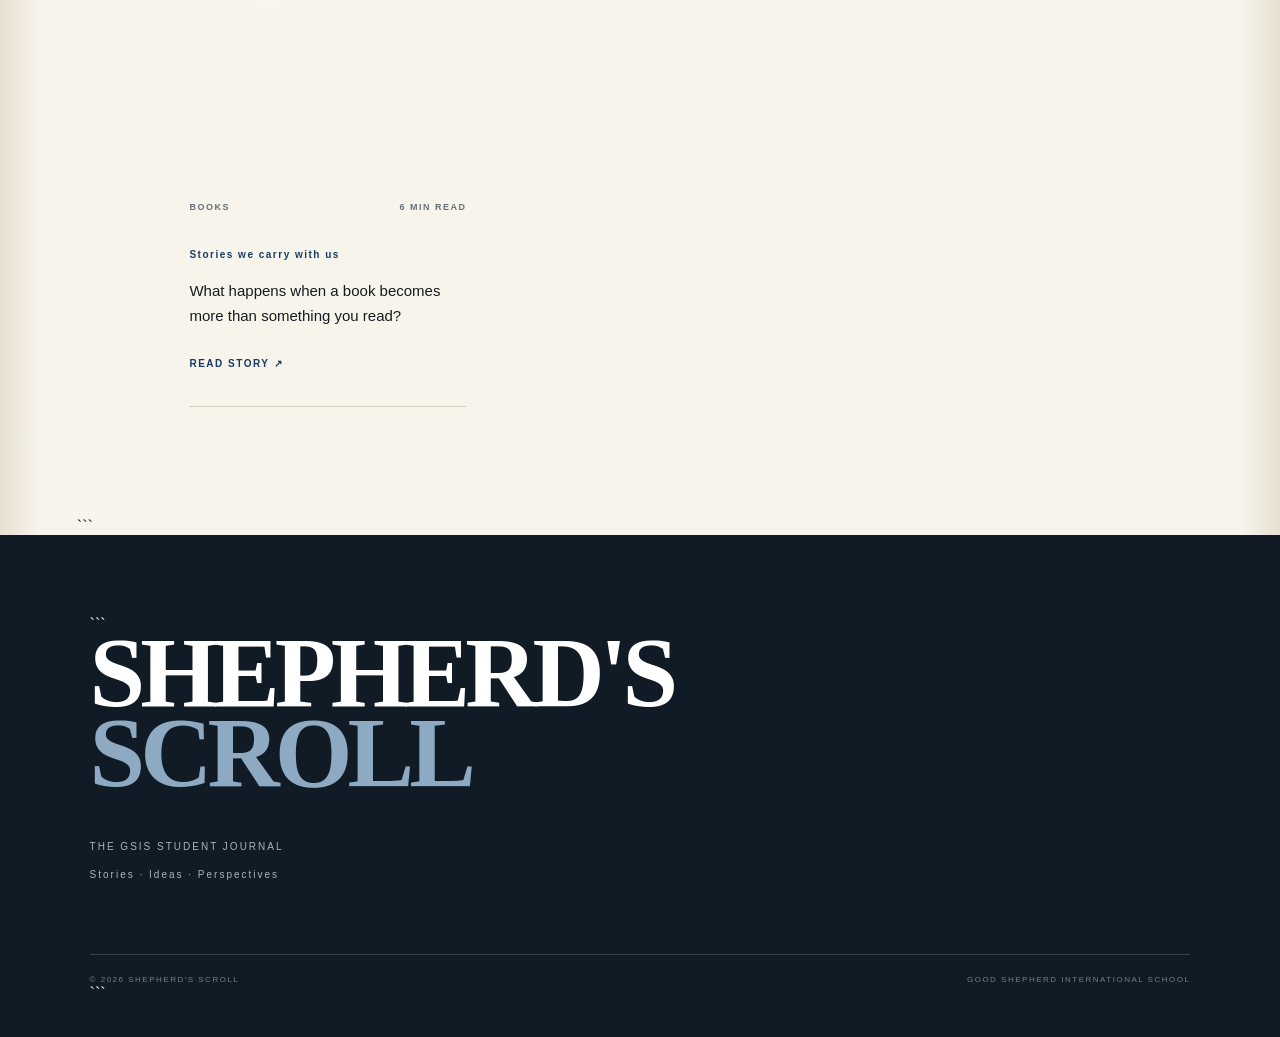
<file: pages/culture.html>
<!DOCTYPE html>

<html lang="en">
<head>
    <meta charset="UTF-8">
    <meta name="viewport" content="width=device-width, initial-scale=1.0">

```
<title>Culture | Shepherd's Scroll</title>

<link rel="stylesheet" href="../style.css">
```

</head>

<body>

<header>

```
<div class="topline">
    <span>GOOD SHEPHERD INTERNATIONAL SCHOOL</span>
    <span>THE GSIS STUDENT JOURNAL</span>
</div>

<div class="masthead">

    <div class="edition">
        VOL. I · 2026–27
    </div>

    <a href="../index.html" class="logo">
        SHEPHERD'S<br>
        <span>SCROLL</span>
    </a>

    <div class="tagline">
        Stories · Ideas · Perspectives
    </div>

</div>

<nav>
    <a href="../index.html">HOME</a>
    <a href="stories.html">STORIES</a>
    <a href="opinion.html">OPINION</a>
    <a href="culture.html">CULTURE</a>
    <a href="science.html">SCIENCE</a>
    <a href="world.html">WORLD</a>
    <a href="school.html">SCHOOL</a>
    <a href="about.html">ABOUT</a>
    <a href="submit.html" class="submit-link">SUBMIT ↗</a>
</nav>
```

</header>

<main>

```
<section class="category-header">

    <div class="label">
        THE JOURNAL
    </div>

    <h1>Culture</h1>

    <p>
        Art, music, books, film, creativity and
        the culture that surrounds student life.
    </p>

</section>


<section class="category-grid">

    <article class="category-card">

        <div class="category-image">
            <span>01</span>
        </div>

        <div class="story-meta">
            <span>ARTS</span>
            <span>5 MIN READ</span>
        </div>

        <h2>
            <a href="../articles/school-feels-like-home.html">
                Why we keep making things
            </a>
        </h2>

        <p>
            Creativity is everywhere when we
            start paying attention to it.
        </p>

        <a href="../articles/school-feels-like-home.html">
            READ STORY ↗
        </a>

    </article>


    <article class="category-card">

        <div class="category-image">
            <span>02</span>
        </div>

        <div class="story-meta">
            <span>MUSIC</span>
            <span>4 MIN READ</span>
        </div>

        <h2>
            <a href="../articles/school-feels-like-home.html">
                The sound of a school
            </a>
        </h2>

        <p>
            From rehearsal rooms to assemblies,
            music becomes part of campus life.
        </p>

        <a href="../articles/school-feels-like-home.html">
            READ STORY ↗
        </a>

    </article>


    <article class="category-card">

        <div class="category-image">
            <span>03</span>
        </div>

        <div class="story-meta">
            <span>BOOKS</span>
            <span>6 MIN READ</span>
        </div>

        <h2>
            <a href="../articles/school-feels-like-home.html">
                Stories we carry with us
            </a>
        </h2>

        <p>
            What happens when a book becomes
            more than something you read?
        </p>

        <a href="../articles/school-feels-like-home.html">
            READ STORY ↗
        </a>

    </article>

</section>
```

</main>

<footer>

```
<div class="footer-logo">
    SHEPHERD'S<br>
    <span>SCROLL</span>
</div>

<div class="footer-info">
    <p>THE GSIS STUDENT JOURNAL</p>
    <p>Stories · Ideas · Perspectives</p>
</div>

<div class="footer-bottom">
    <span>© 2026 SHEPHERD'S SCROLL</span>
    <span>GOOD SHEPHERD INTERNATIONAL SCHOOL</span>
</div>
```

</footer>

</body>
</html>
</file>
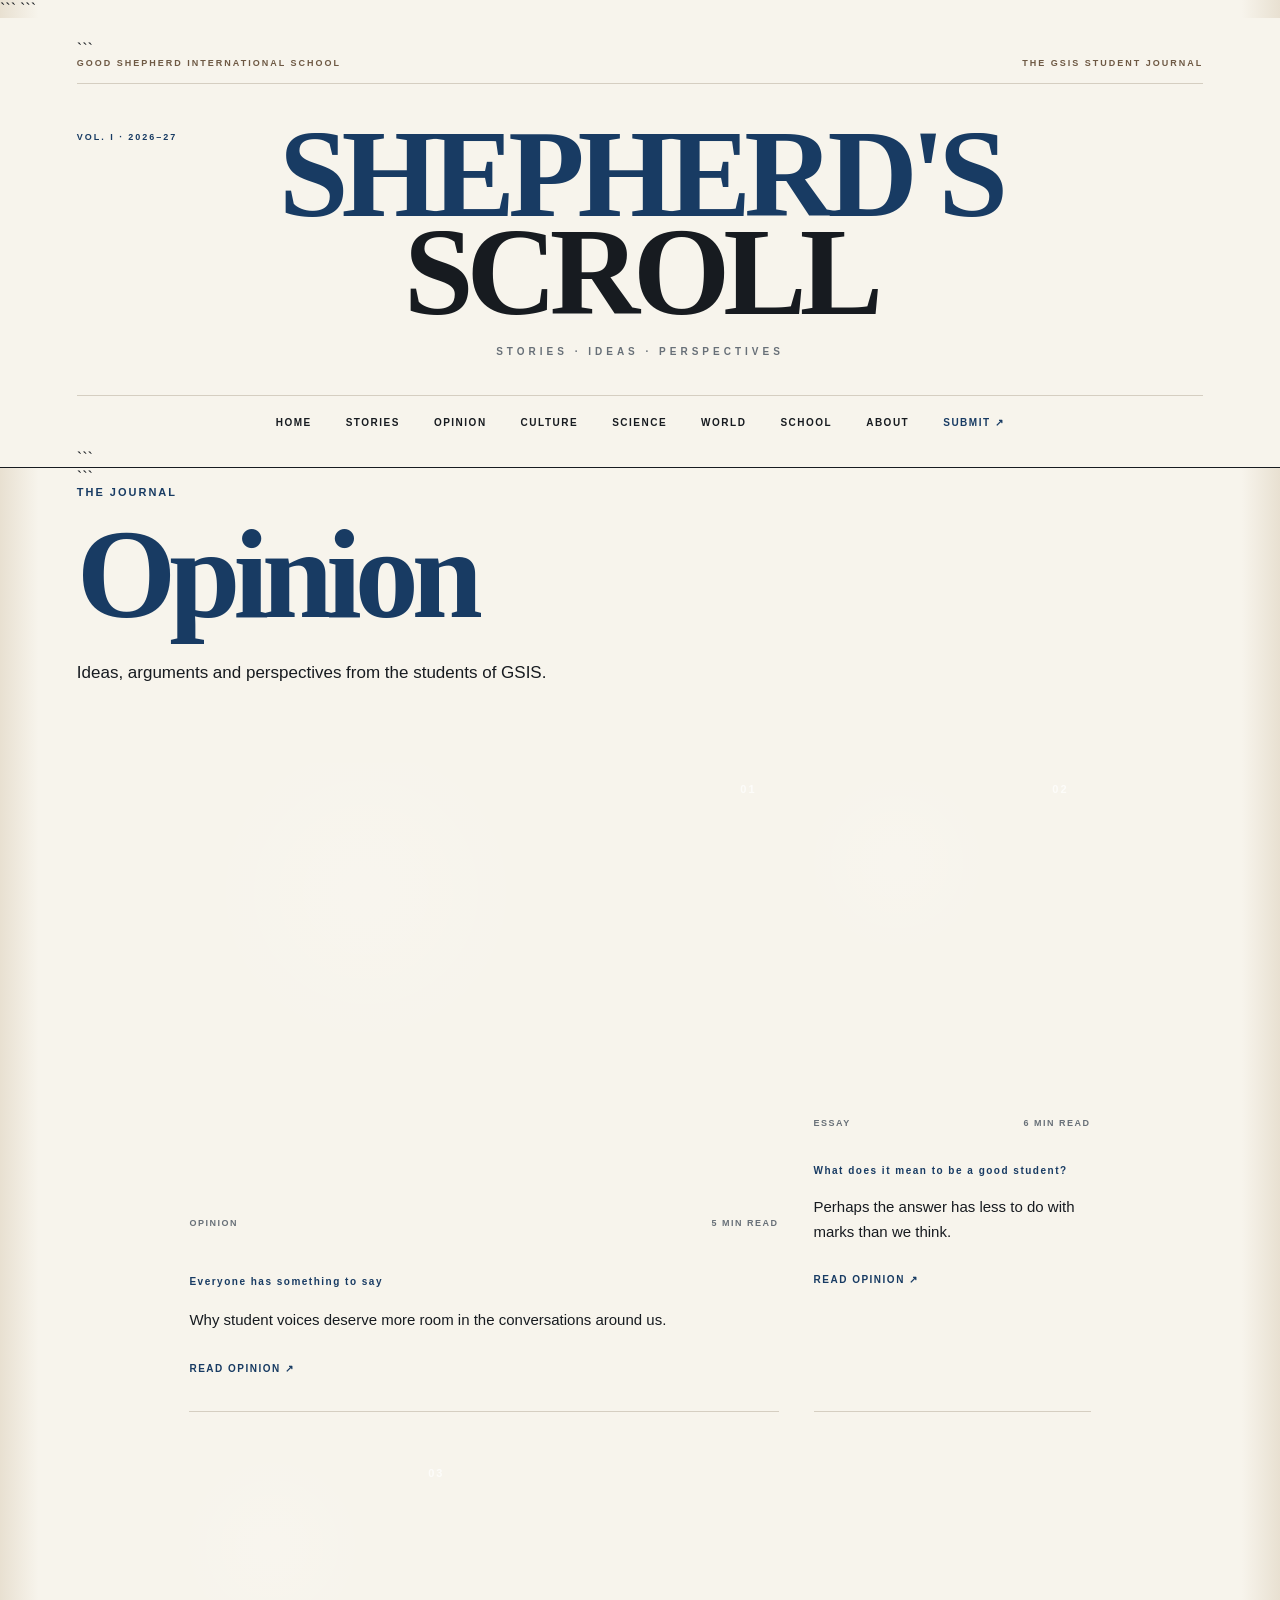
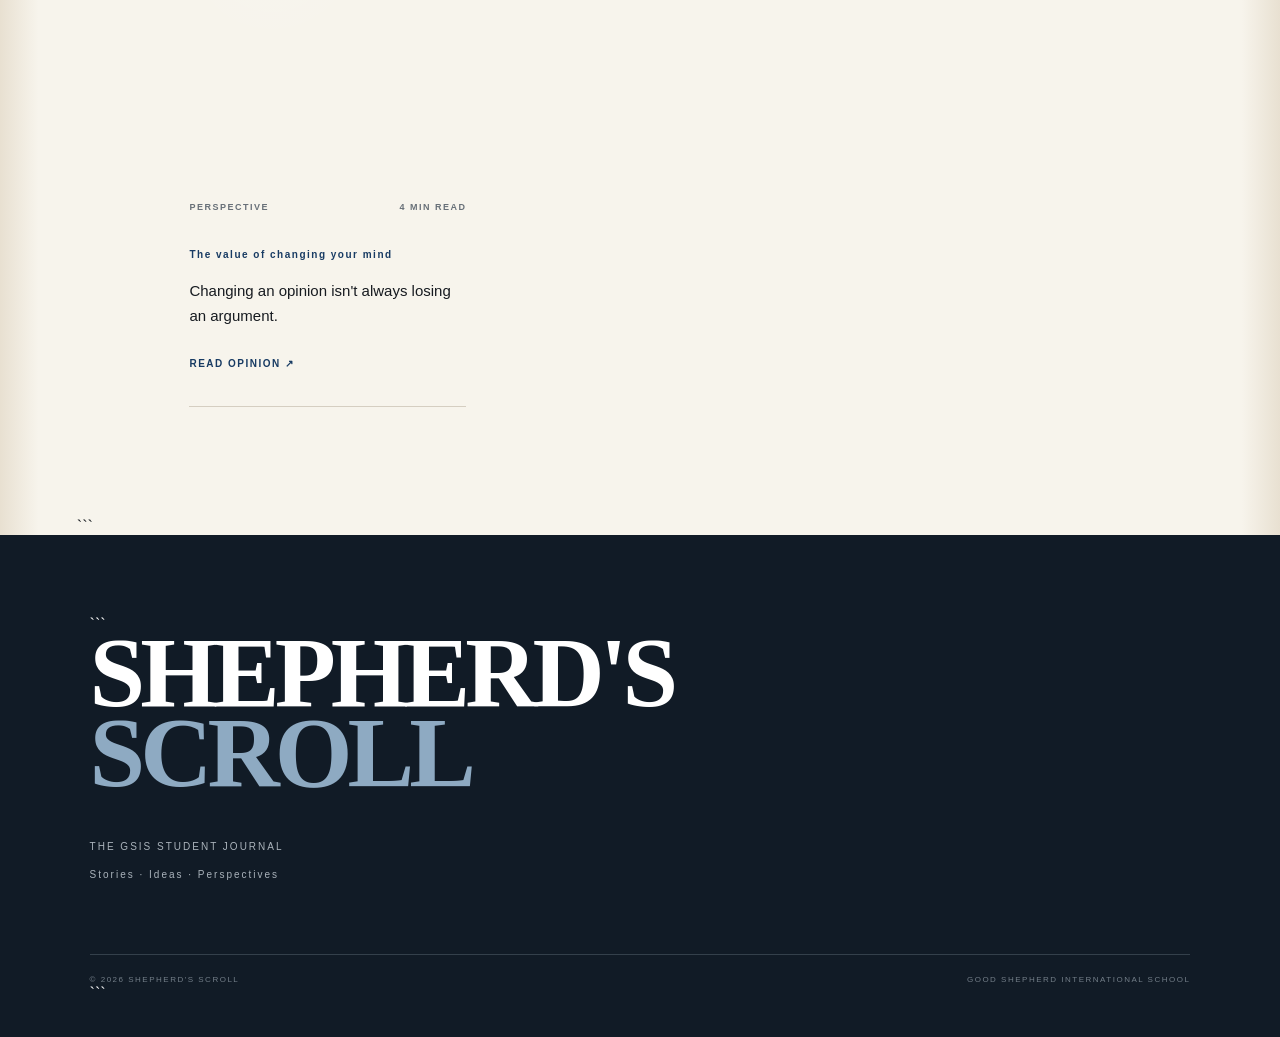
<file: pages/opinion.html>
<!DOCTYPE html>

<html lang="en">
<head>
    <meta charset="UTF-8">
    <meta name="viewport" content="width=device-width, initial-scale=1.0">

```
<title>Opinion | Shepherd's Scroll</title>

<link rel="stylesheet" href="../style.css">
```

</head>

<body>

<header>

```
<div class="topline">
    <span>GOOD SHEPHERD INTERNATIONAL SCHOOL</span>
    <span>THE GSIS STUDENT JOURNAL</span>
</div>

<div class="masthead">

    <div class="edition">
        VOL. I · 2026–27
    </div>

    <a href="../index.html" class="logo">
        SHEPHERD'S<br>
        <span>SCROLL</span>
    </a>

    <div class="tagline">
        Stories · Ideas · Perspectives
    </div>

</div>

<nav>
    <a href="../index.html">HOME</a>
    <a href="stories.html">STORIES</a>
    <a href="opinion.html">OPINION</a>
    <a href="culture.html">CULTURE</a>
    <a href="science.html">SCIENCE</a>
    <a href="world.html">WORLD</a>
    <a href="school.html">SCHOOL</a>
    <a href="about.html">ABOUT</a>
    <a href="submit.html" class="submit-link">SUBMIT ↗</a>
</nav>
```

</header>

<main>

```
<section class="category-header">

    <div class="label">
        THE JOURNAL
    </div>

    <h1>Opinion</h1>

    <p>
        Ideas, arguments and perspectives from
        the students of GSIS.
    </p>

</section>


<section class="category-grid">

    <article class="category-card">

        <div class="category-image">
            <span>01</span>
        </div>

        <div class="story-meta">
            <span>OPINION</span>
            <span>5 MIN READ</span>
        </div>

        <h2>
            <a href="../articles/school-feels-like-home.html">
                Everyone has something to say
            </a>
        </h2>

        <p>
            Why student voices deserve more room
            in the conversations around us.
        </p>

        <a href="../articles/school-feels-like-home.html">
            READ OPINION ↗
        </a>

    </article>


    <article class="category-card">

        <div class="category-image">
            <span>02</span>
        </div>

        <div class="story-meta">
            <span>ESSAY</span>
            <span>6 MIN READ</span>
        </div>

        <h2>
            <a href="../articles/school-feels-like-home.html">
                What does it mean to be a good student?
            </a>
        </h2>

        <p>
            Perhaps the answer has less to do with
            marks than we think.
        </p>

        <a href="../articles/school-feels-like-home.html">
            READ OPINION ↗
        </a>

    </article>


    <article class="category-card">

        <div class="category-image">
            <span>03</span>
        </div>

        <div class="story-meta">
            <span>PERSPECTIVE</span>
            <span>4 MIN READ</span>
        </div>

        <h2>
            <a href="../articles/school-feels-like-home.html">
                The value of changing your mind
            </a>
        </h2>

        <p>
            Changing an opinion isn't always
            losing an argument.
        </p>

        <a href="../articles/school-feels-like-home.html">
            READ OPINION ↗
        </a>

    </article>

</section>
```

</main>

<footer>

```
<div class="footer-logo">
    SHEPHERD'S<br>
    <span>SCROLL</span>
</div>

<div class="footer-info">
    <p>THE GSIS STUDENT JOURNAL</p>
    <p>Stories · Ideas · Perspectives</p>
</div>

<div class="footer-bottom">
    <span>© 2026 SHEPHERD'S SCROLL</span>
    <span>GOOD SHEPHERD INTERNATIONAL SCHOOL</span>
</div>
```

</footer>

</body>
</html>
</file>
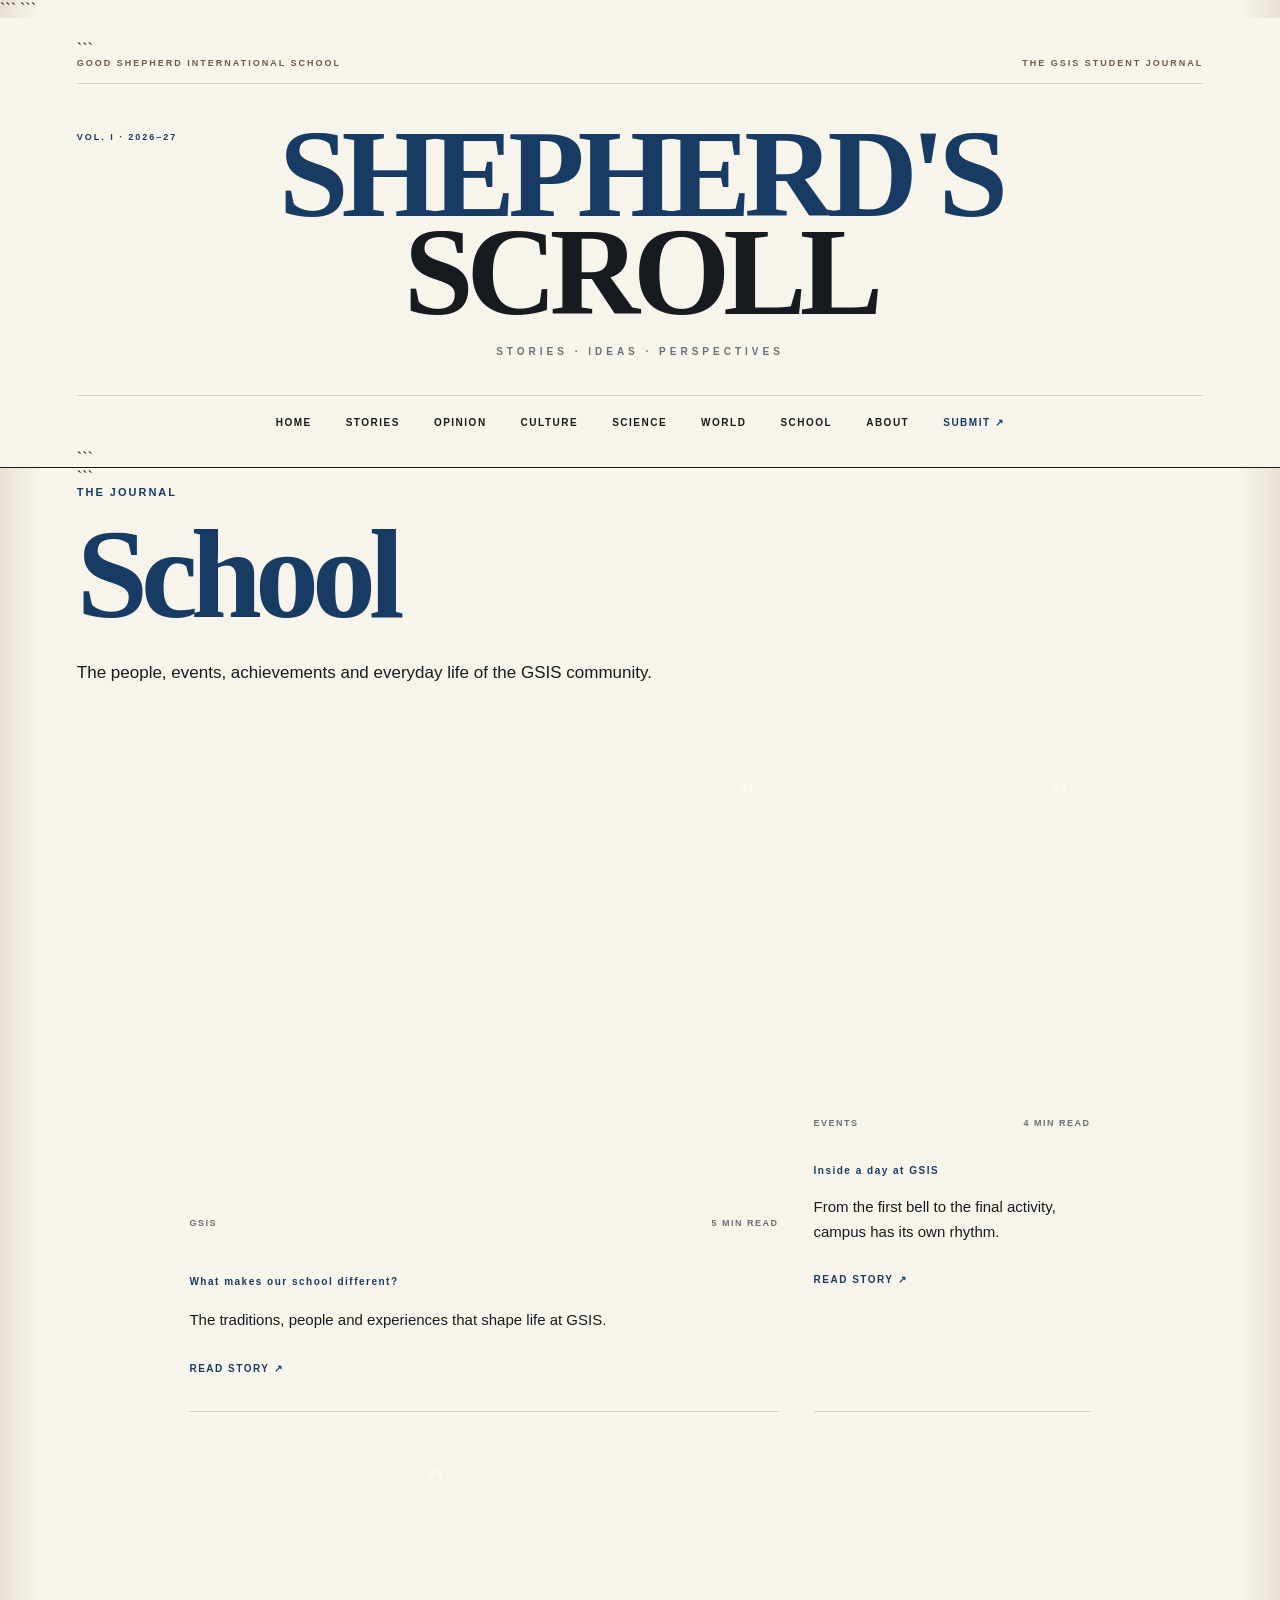
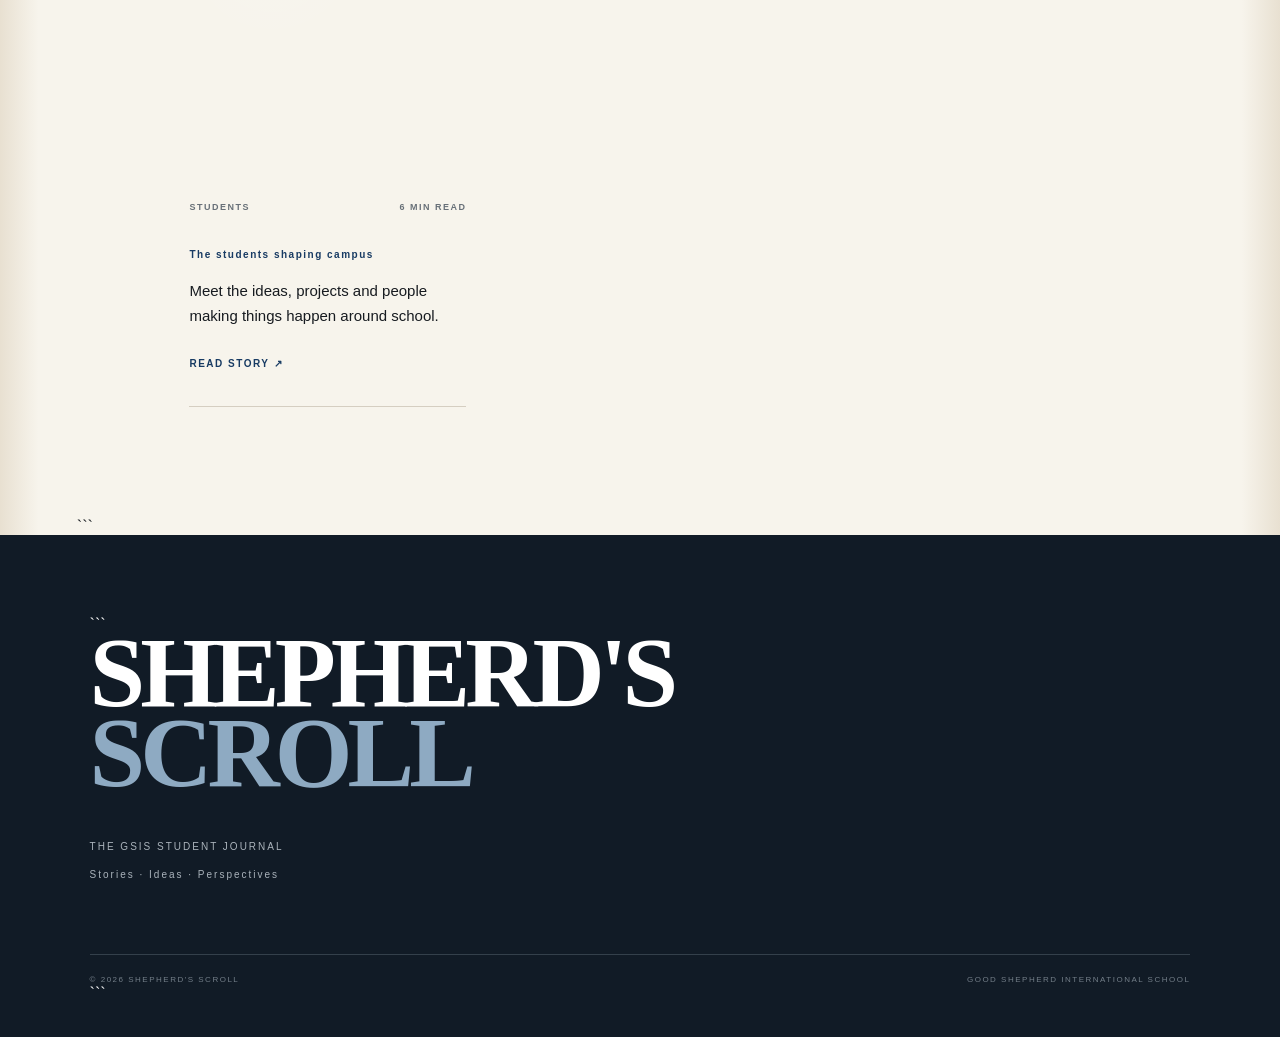
<file: pages/school.html>
<!DOCTYPE html>

<html lang="en">
<head>
    <meta charset="UTF-8">
    <meta name="viewport" content="width=device-width, initial-scale=1.0">

```
<title>School | Shepherd's Scroll</title>

<link rel="stylesheet" href="../style.css">
```

</head>

<body>

<header>

```
<div class="topline">
    <span>GOOD SHEPHERD INTERNATIONAL SCHOOL</span>
    <span>THE GSIS STUDENT JOURNAL</span>
</div>

<div class="masthead">

    <div class="edition">
        VOL. I · 2026–27
    </div>

    <a href="../index.html" class="logo">
        SHEPHERD'S<br>
        <span>SCROLL</span>
    </a>

    <div class="tagline">
        Stories · Ideas · Perspectives
    </div>

</div>

<nav>
    <a href="../index.html">HOME</a>
    <a href="stories.html">STORIES</a>
    <a href="opinion.html">OPINION</a>
    <a href="culture.html">CULTURE</a>
    <a href="science.html">SCIENCE</a>
    <a href="world.html">WORLD</a>
    <a href="school.html">SCHOOL</a>
    <a href="about.html">ABOUT</a>
    <a href="submit.html" class="submit-link">SUBMIT ↗</a>
</nav>
```

</header>

<main>

```
<section class="category-header">

    <div class="label">
        THE JOURNAL
    </div>

    <h1>School</h1>

    <p>
        The people, events, achievements and
        everyday life of the GSIS community.
    </p>

</section>


<section class="category-grid">

    <article class="category-card">

        <div class="category-image">
            <span>01</span>
        </div>

        <div class="story-meta">
            <span>GSIS</span>
            <span>5 MIN READ</span>
        </div>

        <h2>
            <a href="../articles/school-feels-like-home.html">
                What makes our school different?
            </a>
        </h2>

        <p>
            The traditions, people and experiences
            that shape life at GSIS.
        </p>

        <a href="../articles/school-feels-like-home.html">
            READ STORY ↗
        </a>

    </article>


    <article class="category-card">

        <div class="category-image">
            <span>02</span>
        </div>

        <div class="story-meta">
            <span>EVENTS</span>
            <span>4 MIN READ</span>
        </div>

        <h2>
            <a href="../articles/school-feels-like-home.html">
                Inside a day at GSIS
            </a>
        </h2>

        <p>
            From the first bell to the final activity,
            campus has its own rhythm.
        </p>

        <a href="../articles/school-feels-like-home.html">
            READ STORY ↗
        </a>

    </article>


    <article class="category-card">

        <div class="category-image">
            <span>03</span>
        </div>

        <div class="story-meta">
            <span>STUDENTS</span>
            <span>6 MIN READ</span>
        </div>

        <h2>
            <a href="../articles/school-feels-like-home.html">
                The students shaping campus
            </a>
        </h2>

        <p>
            Meet the ideas, projects and people
            making things happen around school.
        </p>

        <a href="../articles/school-feels-like-home.html">
            READ STORY ↗
        </a>

    </article>

</section>
```

</main>

<footer>

```
<div class="footer-logo">
    SHEPHERD'S<br>
    <span>SCROLL</span>
</div>

<div class="footer-info">
    <p>THE GSIS STUDENT JOURNAL</p>
    <p>Stories · Ideas · Perspectives</p>
</div>

<div class="footer-bottom">
    <span>© 2026 SHEPHERD'S SCROLL</span>
    <span>GOOD SHEPHERD INTERNATIONAL SCHOOL</span>
</div>
```

</footer>

</body>
</html>
</file>
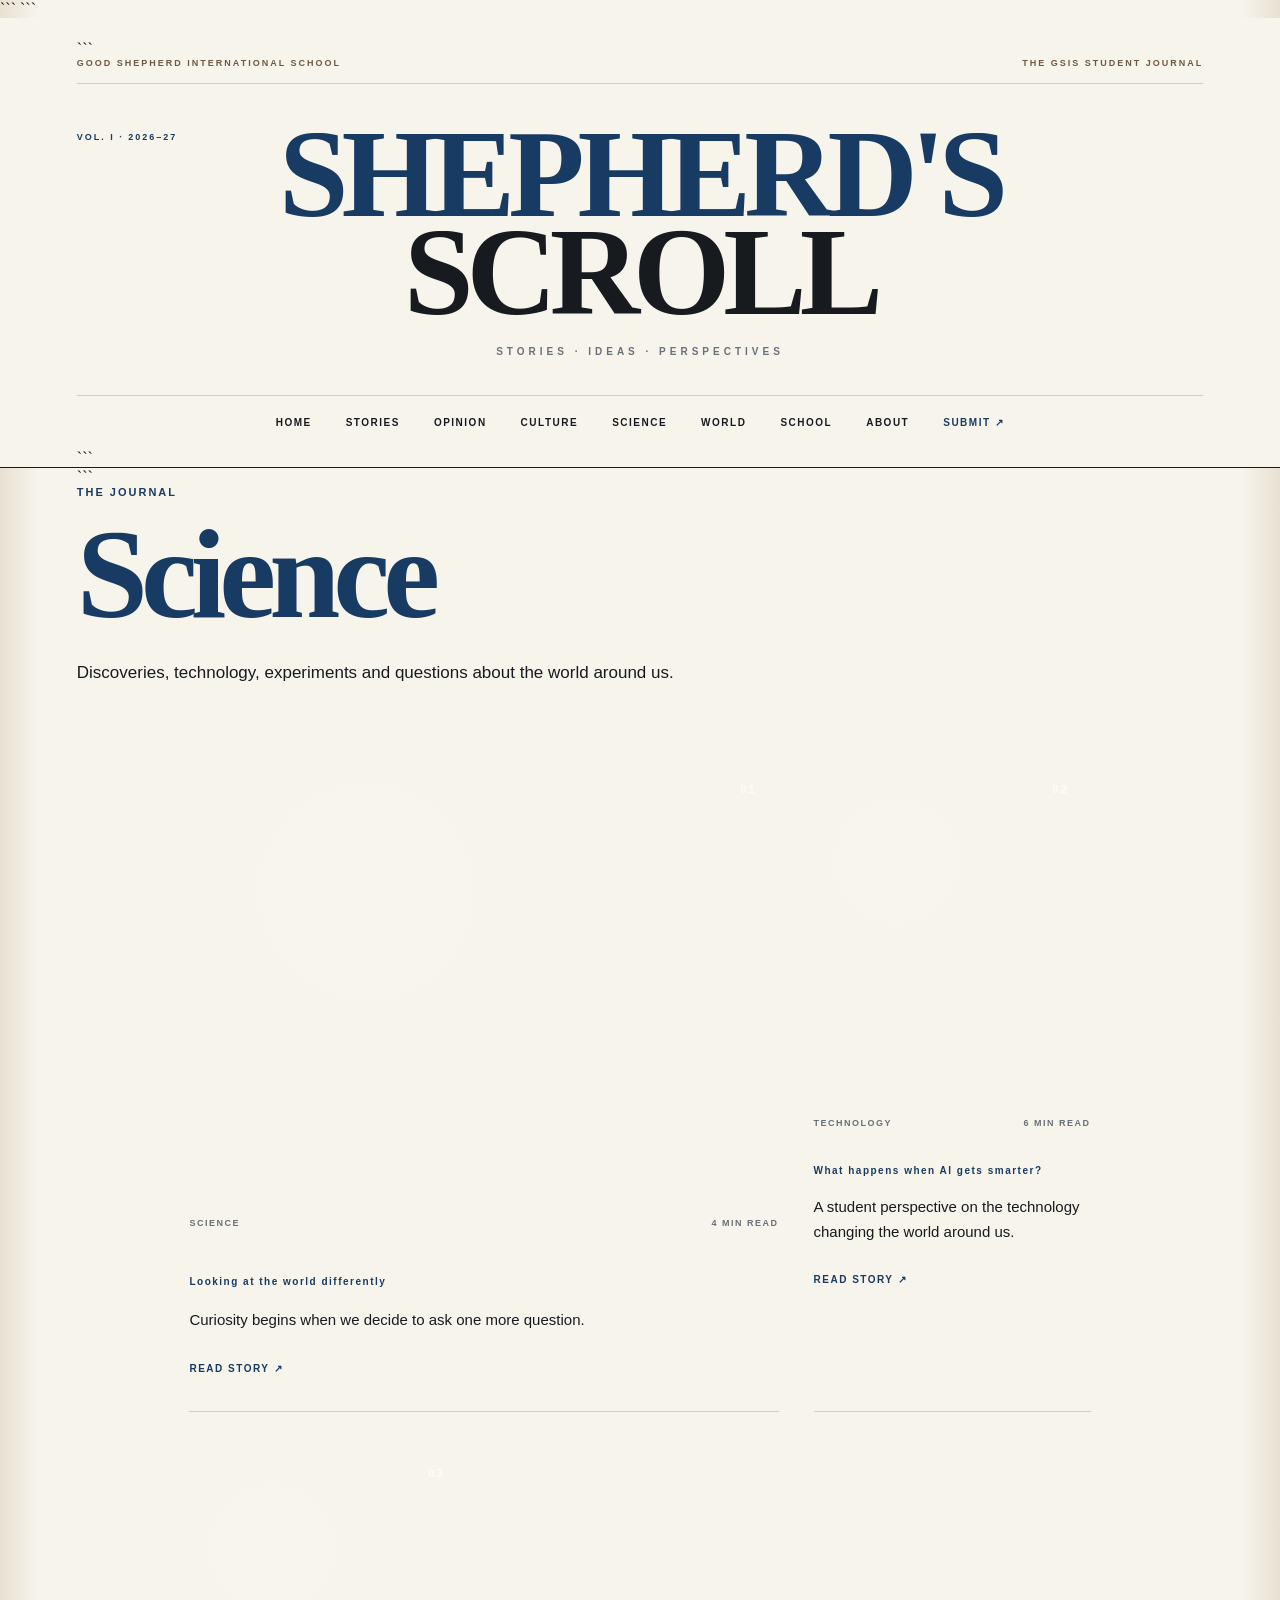
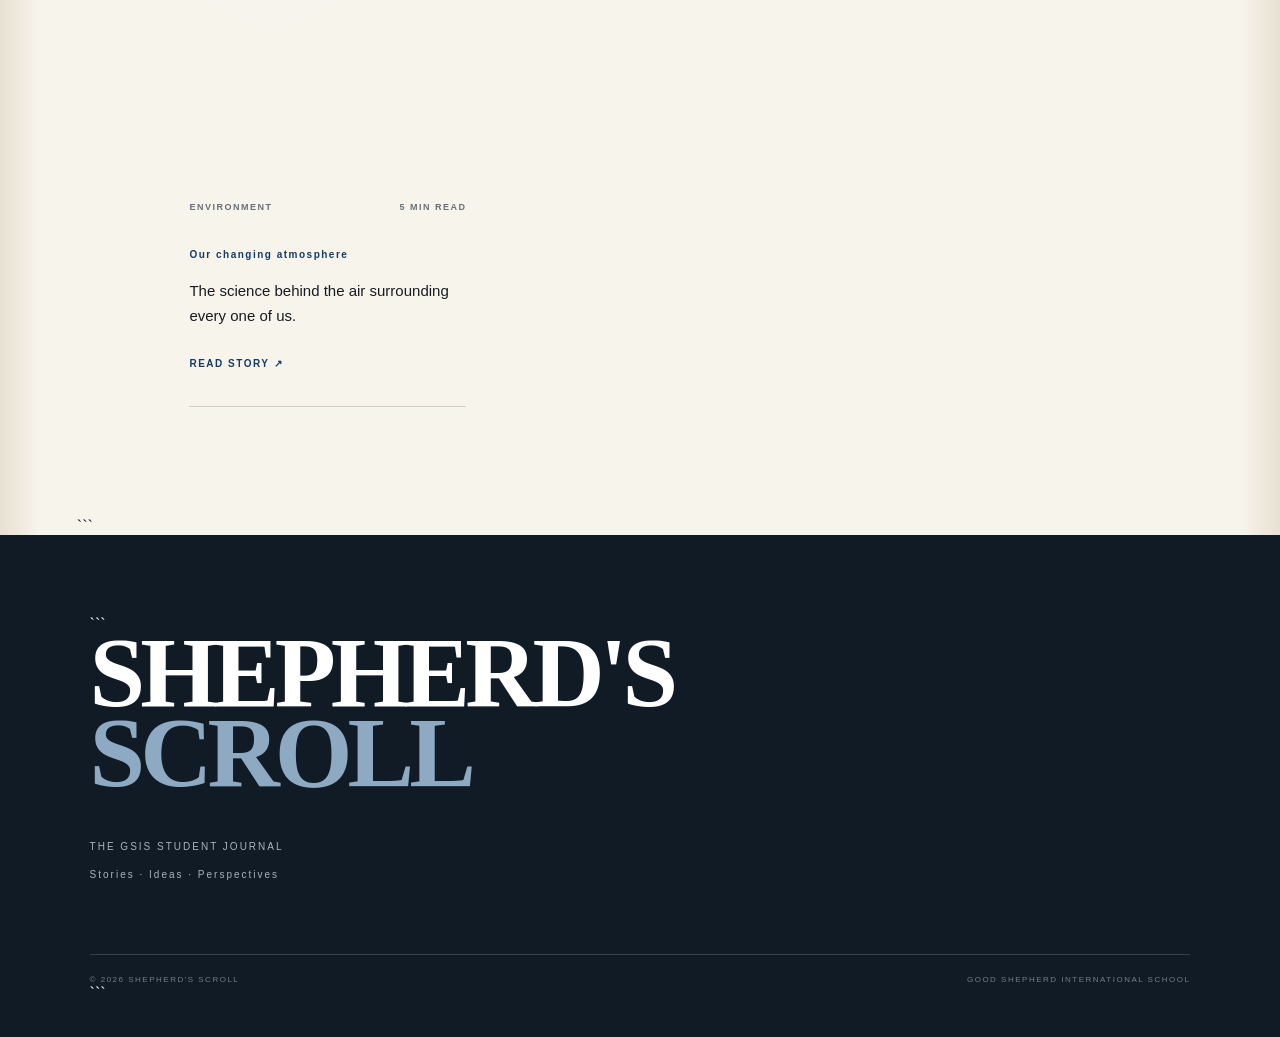
<file: pages/science.html>
<!DOCTYPE html>

<html lang="en">
<head>
    <meta charset="UTF-8">
    <meta name="viewport" content="width=device-width, initial-scale=1.0">

```
<title>Science | Shepherd's Scroll</title>

<link rel="stylesheet" href="../style.css">
```

</head>

<body>

<header>

```
<div class="topline">
    <span>GOOD SHEPHERD INTERNATIONAL SCHOOL</span>
    <span>THE GSIS STUDENT JOURNAL</span>
</div>

<div class="masthead">

    <div class="edition">
        VOL. I · 2026–27
    </div>

    <a href="../index.html" class="logo">
        SHEPHERD'S<br>
        <span>SCROLL</span>
    </a>

    <div class="tagline">
        Stories · Ideas · Perspectives
    </div>

</div>

<nav>
    <a href="../index.html">HOME</a>
    <a href="stories.html">STORIES</a>
    <a href="opinion.html">OPINION</a>
    <a href="culture.html">CULTURE</a>
    <a href="science.html">SCIENCE</a>
    <a href="world.html">WORLD</a>
    <a href="school.html">SCHOOL</a>
    <a href="about.html">ABOUT</a>
    <a href="submit.html" class="submit-link">SUBMIT ↗</a>
</nav>
```

</header>

<main>

```
<section class="category-header">

    <div class="label">
        THE JOURNAL
    </div>

    <h1>Science</h1>

    <p>
        Discoveries, technology, experiments and
        questions about the world around us.
    </p>

</section>


<section class="category-grid">

    <article class="category-card">

        <div class="category-image">
            <span>01</span>
        </div>

        <div class="story-meta">
            <span>SCIENCE</span>
            <span>4 MIN READ</span>
        </div>

        <h2>
            <a href="../articles/school-feels-like-home.html">
                Looking at the world differently
            </a>
        </h2>

        <p>
            Curiosity begins when we decide
            to ask one more question.
        </p>

        <a href="../articles/school-feels-like-home.html">
            READ STORY ↗
        </a>

    </article>


    <article class="category-card">

        <div class="category-image">
            <span>02</span>
        </div>

        <div class="story-meta">
            <span>TECHNOLOGY</span>
            <span>6 MIN READ</span>
        </div>

        <h2>
            <a href="../articles/school-feels-like-home.html">
                What happens when AI gets smarter?
            </a>
        </h2>

        <p>
            A student perspective on the technology
            changing the world around us.
        </p>

        <a href="../articles/school-feels-like-home.html">
            READ STORY ↗
        </a>

    </article>


    <article class="category-card">

        <div class="category-image">
            <span>03</span>
        </div>

        <div class="story-meta">
            <span>ENVIRONMENT</span>
            <span>5 MIN READ</span>
        </div>

        <h2>
            <a href="../articles/school-feels-like-home.html">
                Our changing atmosphere
            </a>
        </h2>

        <p>
            The science behind the air surrounding
            every one of us.
        </p>

        <a href="../articles/school-feels-like-home.html">
            READ STORY ↗
        </a>

    </article>

</section>
```

</main>

<footer>

```
<div class="footer-logo">
    SHEPHERD'S<br>
    <span>SCROLL</span>
</div>

<div class="footer-info">
    <p>THE GSIS STUDENT JOURNAL</p>
    <p>Stories · Ideas · Perspectives</p>
</div>

<div class="footer-bottom">
    <span>© 2026 SHEPHERD'S SCROLL</span>
    <span>GOOD SHEPHERD INTERNATIONAL SCHOOL</span>
</div>
```

</footer>

</body>
</html>
</file>
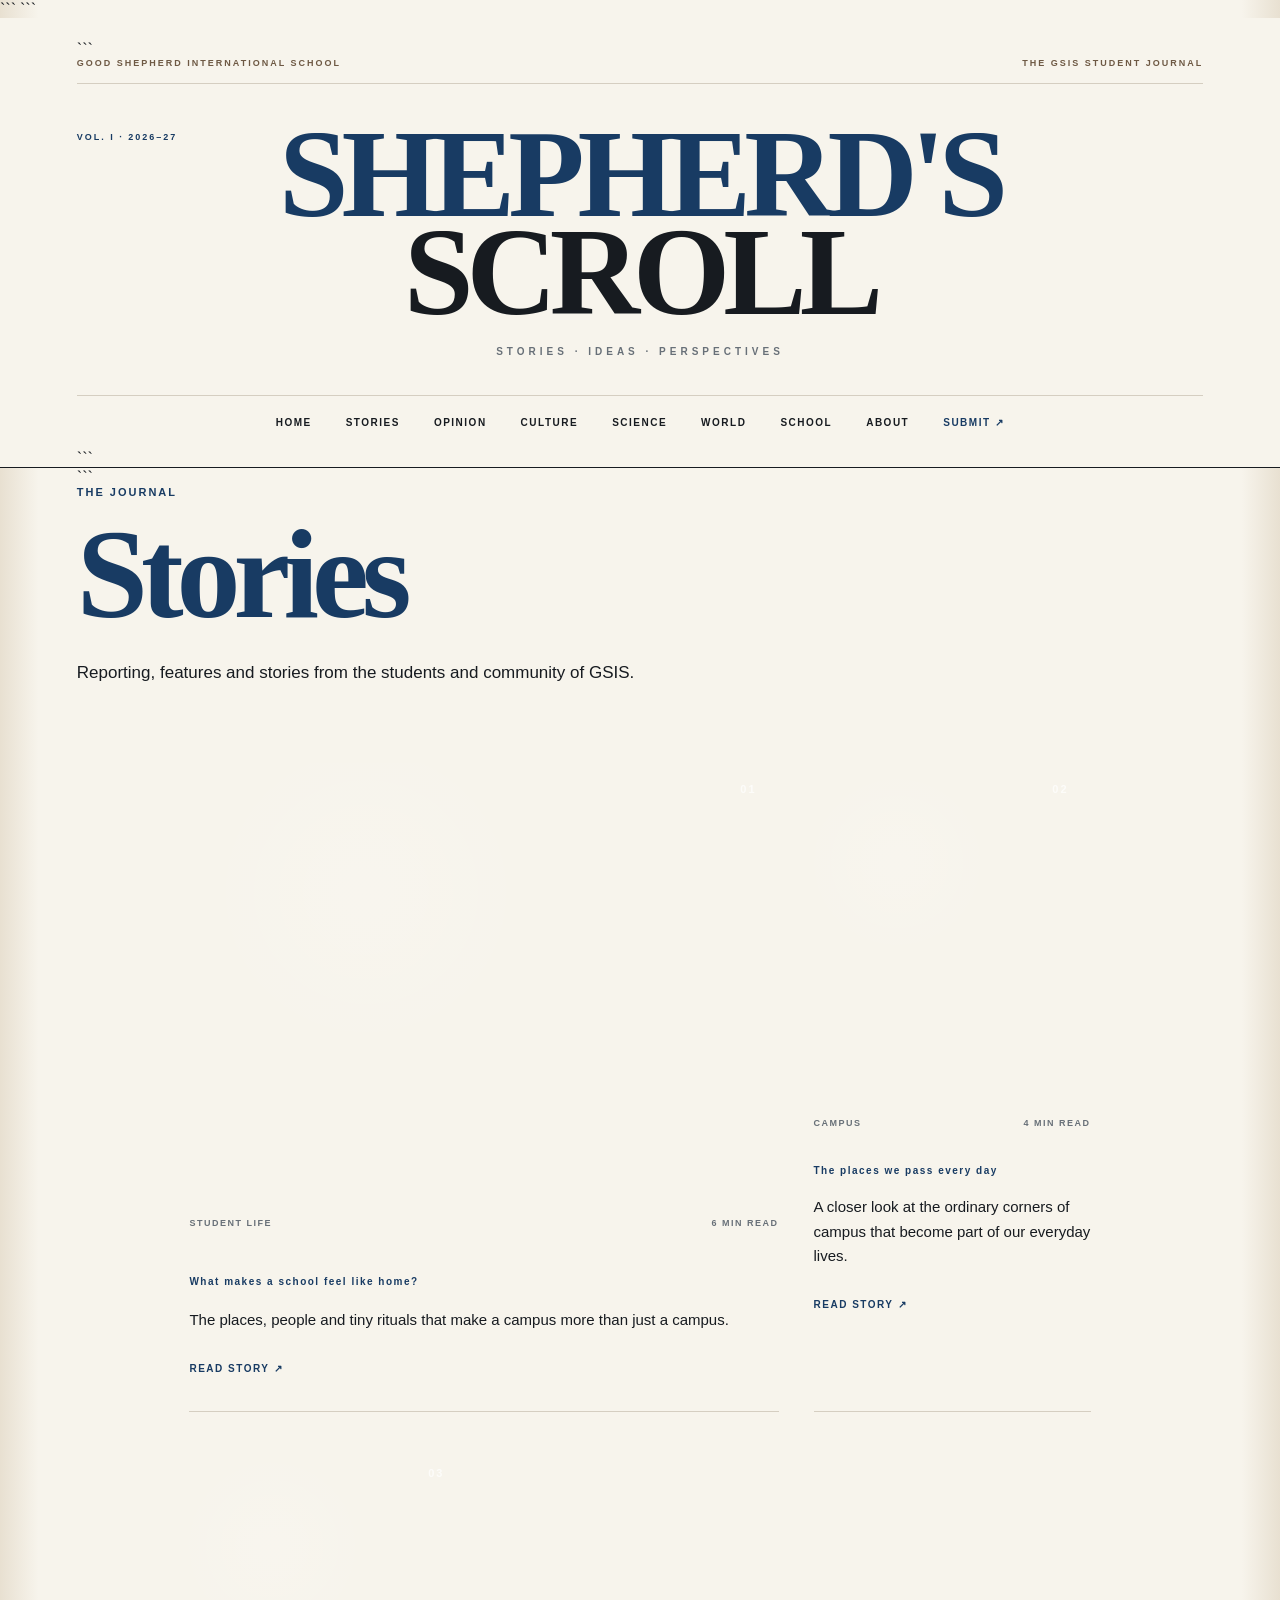
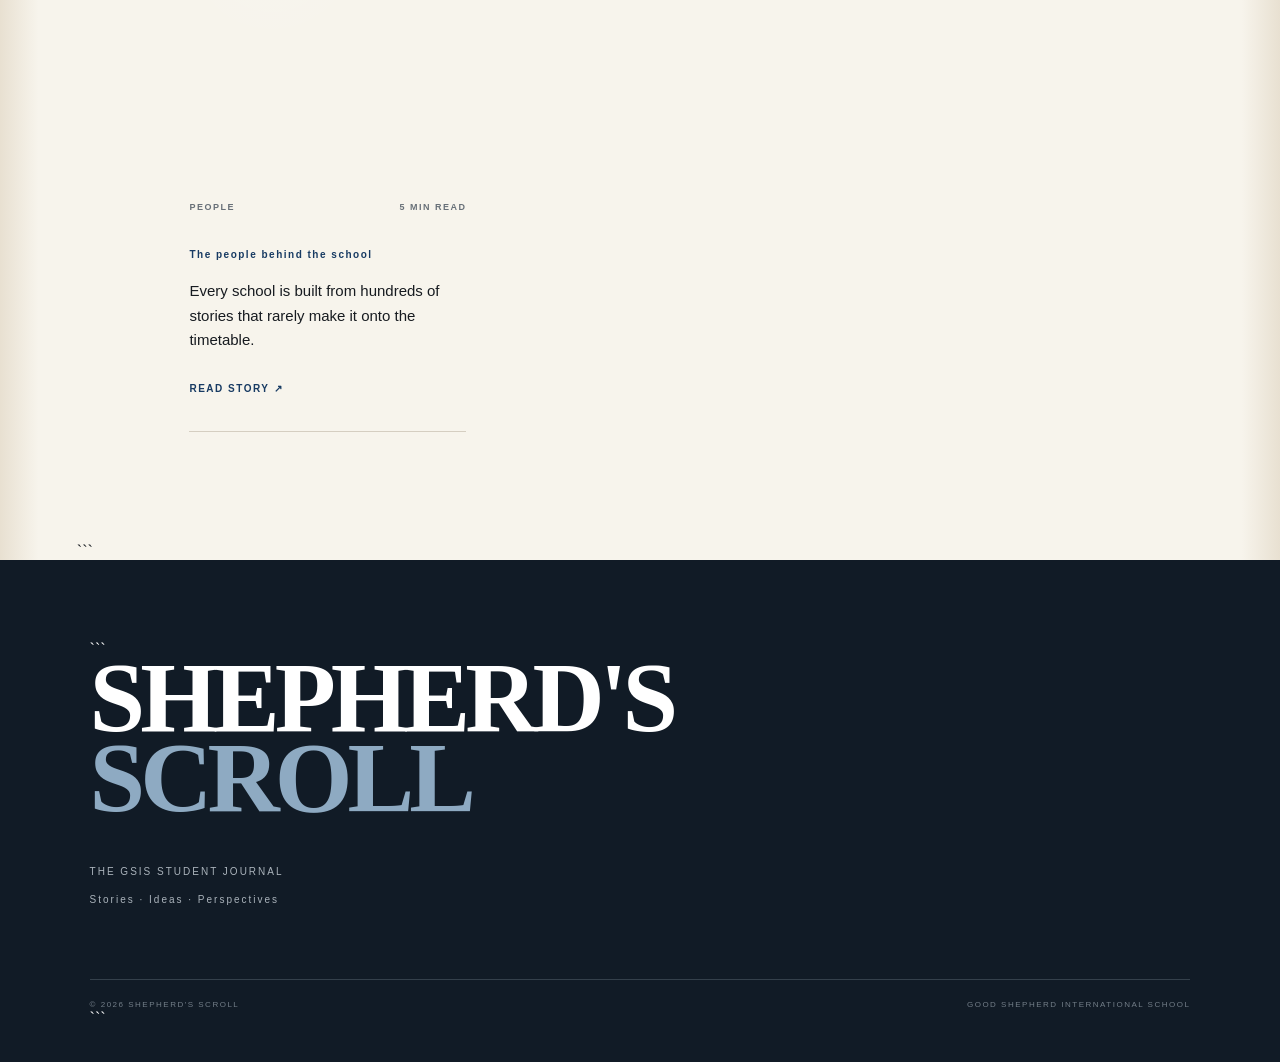
<file: pages/stories.html>
<!DOCTYPE html>

<html lang="en">

<head>

```
<meta charset="UTF-8">

<meta name="viewport"
      content="width=device-width, initial-scale=1.0">

<title>Stories | Shepherd's Scroll</title>

<link rel="stylesheet"
      href="../style.css">
```

</head>

<body>

<header>

```
<div class="topline">
    <span>GOOD SHEPHERD INTERNATIONAL SCHOOL</span>
    <span>THE GSIS STUDENT JOURNAL</span>
</div>


<div class="masthead">

    <div class="edition">
        VOL. I · 2026–27
    </div>

    <a href="../index.html"
       class="logo">

        SHEPHERD'S<br>
        <span>SCROLL</span>

    </a>

    <div class="tagline">
        Stories · Ideas · Perspectives
    </div>

</div>


<nav>

    <a href="../index.html">
        HOME
    </a>

    <a href="stories.html">
        STORIES
    </a>

    <a href="opinion.html">
        OPINION
    </a>

    <a href="culture.html">
        CULTURE
    </a>

    <a href="science.html">
        SCIENCE
    </a>

    <a href="world.html">
        WORLD
    </a>

    <a href="school.html">
        SCHOOL
    </a>

    <a href="about.html">
        ABOUT
    </a>

    <a href="submit.html" class="submit-link">
        SUBMIT ↗
    </a>

</nav>
```

</header>

<main>

```
<section class="category-header">

    <div class="label">
        THE JOURNAL
    </div>

    <h1>
        Stories
    </h1>

    <p>
        Reporting, features and stories from
        the students and community of GSIS.
    </p>

</section>



<section class="category-grid">


    <article class="category-card">

        <div class="category-image">
            <span>01</span>
        </div>

        <div class="story-meta">

            <span>
                STUDENT LIFE
            </span>

            <span>
                6 MIN READ
            </span>

        </div>

        <h2>
            <a href="../articles/school-feels-like-home.html">
                What makes a school feel like home?
            </a>
        </h2>

        <p>
            The places, people and tiny rituals
            that make a campus more than just
            a campus.
        </p>

        <a href="../articles/school-feels-like-home.html">
            READ STORY ↗
        </a>

    </article>



    <article class="category-card">

        <div class="category-image">
            <span>02</span>
        </div>

        <div class="story-meta">

            <span>
                CAMPUS
            </span>

            <span>
                4 MIN READ
            </span>

        </div>

        <h2>
            <a href="../articles/school-feels-like-home.html">
                The places we pass every day
            </a>
        </h2>

        <p>
            A closer look at the ordinary corners
            of campus that become part of our
            everyday lives.
        </p>

        <a href="../articles/school-feels-like-home.html">
            READ STORY ↗
        </a>

    </article>



    <article class="category-card">

        <div class="category-image">
            <span>03</span>
        </div>

        <div class="story-meta">

            <span>
                PEOPLE
            </span>

            <span>
                5 MIN READ
            </span>

        </div>

        <h2>
            <a href="../articles/school-feels-like-home.html">
                The people behind the school
            </a>
        </h2>

        <p>
            Every school is built from hundreds
            of stories that rarely make it onto
            the timetable.
        </p>

        <a href="../articles/school-feels-like-home.html">
            READ STORY ↗
        </a>

    </article>


</section>
```

</main>

<footer>

```
<div class="footer-logo">

    SHEPHERD'S<br>
    <span>SCROLL</span>

</div>


<div class="footer-info">

    <p>
        THE GSIS STUDENT JOURNAL
    </p>

    <p>
        Stories · Ideas · Perspectives
    </p>

</div>


<div class="footer-bottom">

    <span>
        © 2026 SHEPHERD'S SCROLL
    </span>

    <span>
        GOOD SHEPHERD INTERNATIONAL SCHOOL
    </span>

</div>
```

</footer>

</body>

</html>
</file>
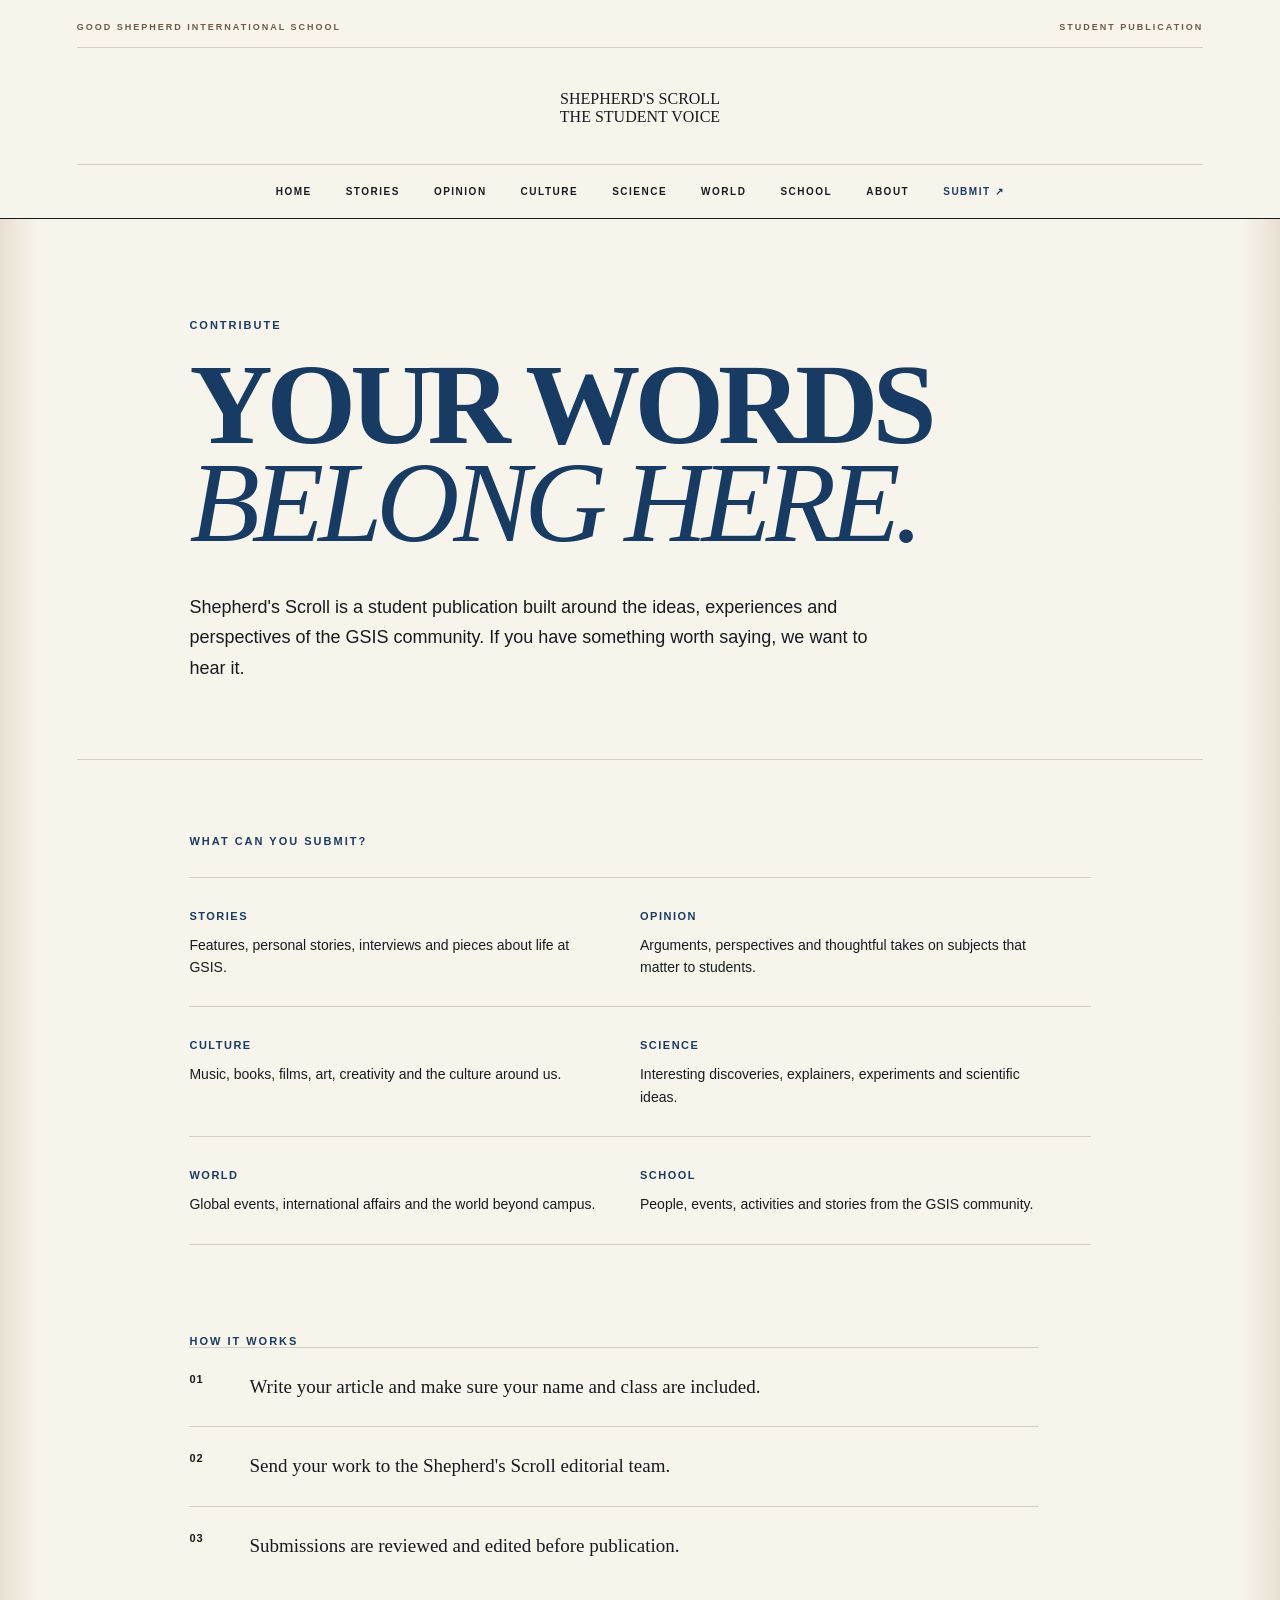
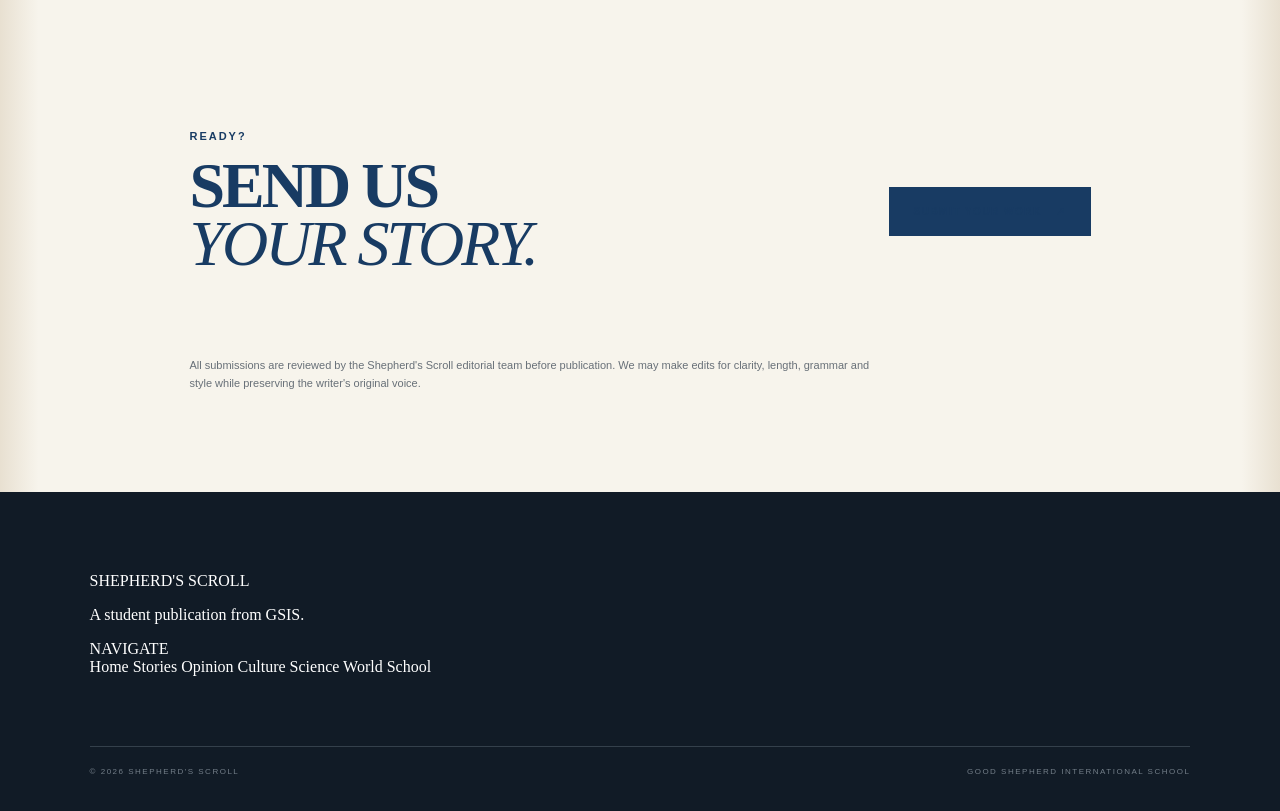
<file: pages/submit.html>
<!DOCTYPE html>
<html lang="en">

<head>
    <meta charset="UTF-8">
    <meta name="viewport" content="width=device-width, initial-scale=1.0">

    <title>Submit | Shepherd's Scroll</title>

    <link rel="stylesheet" href="../style.css">
</head>

<body>

    <!-- HEADER -->

    <header class="site-header">

        <div class="topline">
            <span>GOOD SHEPHERD INTERNATIONAL SCHOOL</span>
            <span>STUDENT PUBLICATION</span>
        </div>

        <div class="masthead">
            <a href="../index.html" class="site-title">
                SHEPHERD'S SCROLL
            </a>

            <div class="site-tagline">
                THE STUDENT VOICE
            </div>
        </div>

        <nav>
            <a href="../index.html">HOME</a>
            <a href="stories.html">STORIES</a>
            <a href="opinion.html">OPINION</a>
            <a href="culture.html">CULTURE</a>
            <a href="science.html">SCIENCE</a>
            <a href="world.html">WORLD</a>
            <a href="school.html">SCHOOL</a>
            <a href="pages/about.html">ABOUT</a>
            <a href="submit.html" class="submit-link">SUBMIT ↗</a>
        </nav>

    </header>


    <!-- SUBMISSION PAGE -->

    <main class="submit-page">

        <section class="submit-header">

            <div class="label">CONTRIBUTE</div>

            <h1>
                YOUR WORDS
                <em>BELONG HERE.</em>
            </h1>

            <p class="submit-intro">
                Shepherd's Scroll is a student publication built around
                the ideas, experiences and perspectives of the GSIS community.
                If you have something worth saying, we want to hear it.
            </p>

        </section>


        <section class="submit-content">

            <div class="submit-section">

                <div class="label">WHAT CAN YOU SUBMIT?</div>

                <div class="submit-list">

                    <div>
                        <strong>STORIES</strong>
                        <p>Features, personal stories, interviews and pieces about life at GSIS.</p>
                    </div>

                    <div>
                        <strong>OPINION</strong>
                        <p>Arguments, perspectives and thoughtful takes on subjects that matter to students.</p>
                    </div>

                    <div>
                        <strong>CULTURE</strong>
                        <p>Music, books, films, art, creativity and the culture around us.</p>
                    </div>

                    <div>
                        <strong>SCIENCE</strong>
                        <p>Interesting discoveries, explainers, experiments and scientific ideas.</p>
                    </div>

                    <div>
                        <strong>WORLD</strong>
                        <p>Global events, international affairs and the world beyond campus.</p>
                    </div>

                    <div>
                        <strong>SCHOOL</strong>
                        <p>People, events, activities and stories from the GSIS community.</p>
                    </div>

                </div>

            </div>


            <div class="submit-section submit-process">

                <div class="label">HOW IT WORKS</div>

                <div class="process-step">
                    <span>01</span>
                    <p>Write your article and make sure your name and class are included.</p>
                </div>

                <div class="process-step">
                    <span>02</span>
                    <p>Send your work to the Shepherd's Scroll editorial team.</p>
                </div>

                <div class="process-step">
                    <span>03</span>
                    <p>Submissions are reviewed and edited before publication.</p>
                </div>

            </div>


            <div class="submit-cta">

                <div>
                    <div class="label">READY?</div>

                    <h2>
                        SEND US
                        <em>YOUR STORY.</em>
                    </h2>
                </div>

                <a
                    href="mailto:8374@gsis.ac.in?subject=Shepherd's%20Scroll%20Submission"
                    class="submit-button"
                >
                    SUBMIT YOUR WORK
                    <span>↗</span>
                </a>

            </div>


            <p class="editorial-note">
                All submissions are reviewed by the Shepherd's Scroll
                editorial team before publication. We may make edits for
                clarity, length, grammar and style while preserving the
                writer's original voice.
            </p>

        </section>

    </main>


    <!-- FOOTER -->

    <footer>

        <div class="footer-main">

            <div>
                <div class="footer-title">SHEPHERD'S SCROLL</div>
                <p>A student publication from GSIS.</p>
            </div>

            <div>
                <div class="footer-label">NAVIGATE</div>
                <a href="../index.html">Home</a>
                <a href="stories.html">Stories</a>
                <a href="opinion.html">Opinion</a>
                <a href="culture.html">Culture</a>
                <a href="science.html">Science</a>
                <a href="world.html">World</a>
                <a href="school.html">School</a>
            </div>

        </div>

        <div class="footer-bottom">
            <span>© 2026 SHEPHERD'S SCROLL</span>
            <span>GOOD SHEPHERD INTERNATIONAL SCHOOL</span>
        </div>

    </footer>

</body>

</html>
</file>
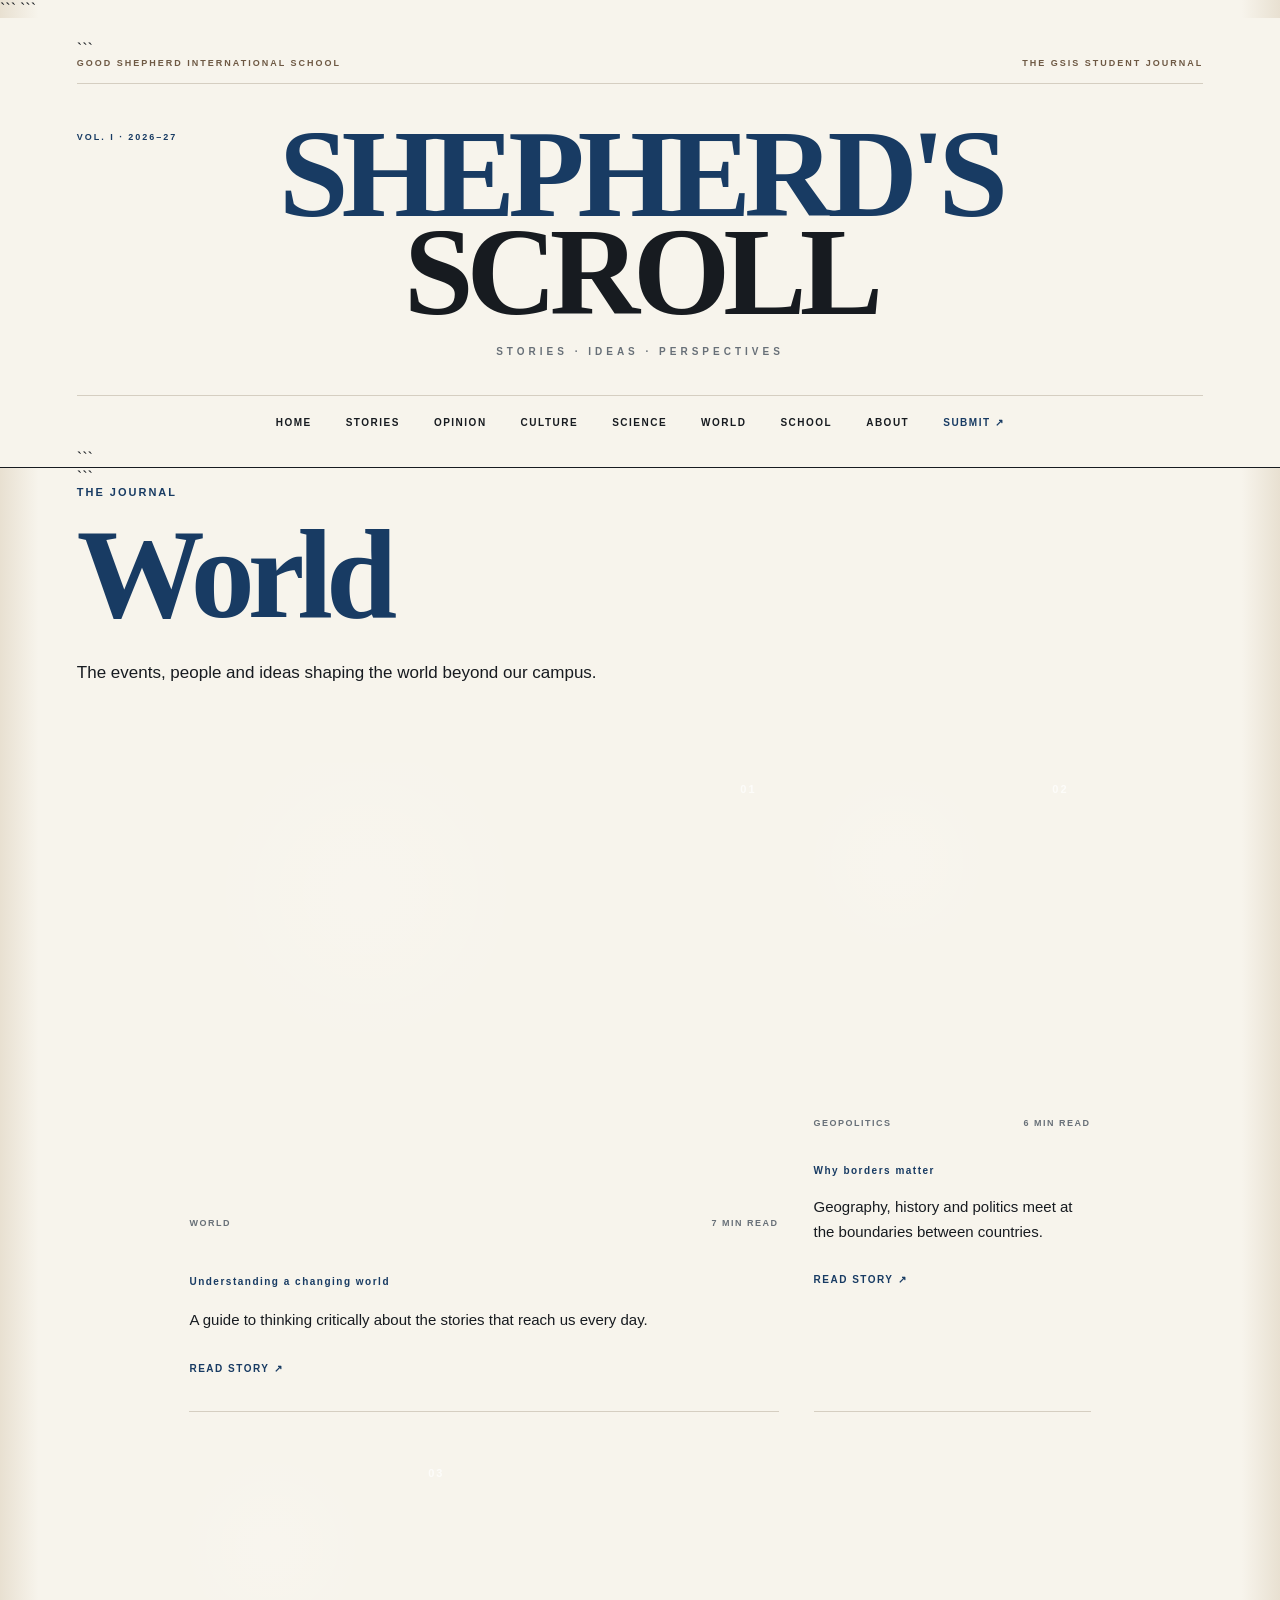
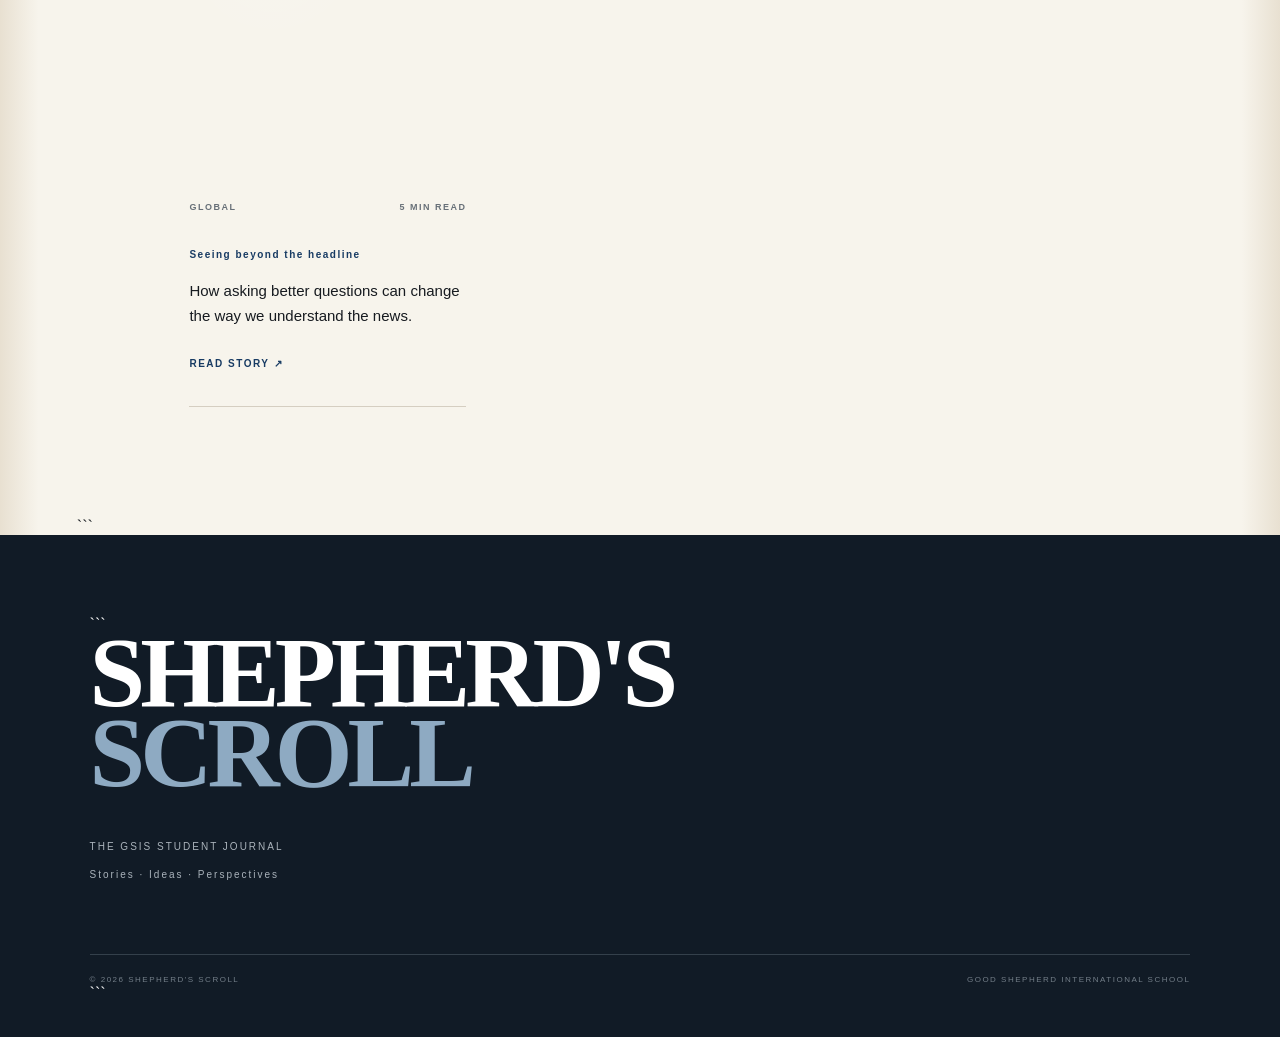
<file: pages/world.html>
<!DOCTYPE html>

<html lang="en">
<head>
    <meta charset="UTF-8">
    <meta name="viewport" content="width=device-width, initial-scale=1.0">

```
<title>World | Shepherd's Scroll</title>

<link rel="stylesheet" href="../style.css">
```

</head>

<body>

<header>

```
<div class="topline">
    <span>GOOD SHEPHERD INTERNATIONAL SCHOOL</span>
    <span>THE GSIS STUDENT JOURNAL</span>
</div>

<div class="masthead">

    <div class="edition">
        VOL. I · 2026–27
    </div>

    <a href="../index.html" class="logo">
        SHEPHERD'S<br>
        <span>SCROLL</span>
    </a>

    <div class="tagline">
        Stories · Ideas · Perspectives
    </div>

</div>

<nav>
    <a href="../index.html">HOME</a>
    <a href="stories.html">STORIES</a>
    <a href="opinion.html">OPINION</a>
    <a href="culture.html">CULTURE</a>
    <a href="science.html">SCIENCE</a>
    <a href="world.html">WORLD</a>
    <a href="school.html">SCHOOL</a>
    <a href="about.html">ABOUT</a>
    <a href="submit.html" class="submit-link">SUBMIT ↗</a>
</nav>
```

</header>

<main>

```
<section class="category-header">

    <div class="label">
        THE JOURNAL
    </div>

    <h1>World</h1>

    <p>
        The events, people and ideas shaping
        the world beyond our campus.
    </p>

</section>


<section class="category-grid">

    <article class="category-card">

        <div class="category-image">
            <span>01</span>
        </div>

        <div class="story-meta">
            <span>WORLD</span>
            <span>7 MIN READ</span>
        </div>

        <h2>
            <a href="../articles/school-feels-like-home.html">
                Understanding a changing world
            </a>
        </h2>

        <p>
            A guide to thinking critically about
            the stories that reach us every day.
        </p>

        <a href="../articles/school-feels-like-home.html">
            READ STORY ↗
        </a>

    </article>


    <article class="category-card">

        <div class="category-image">
            <span>02</span>
        </div>

        <div class="story-meta">
            <span>GEOPOLITICS</span>
            <span>6 MIN READ</span>
        </div>

        <h2>
            <a href="../articles/school-feels-like-home.html">
                Why borders matter
            </a>
        </h2>

        <p>
            Geography, history and politics meet
            at the boundaries between countries.
        </p>

        <a href="../articles/school-feels-like-home.html">
            READ STORY ↗
        </a>

    </article>


    <article class="category-card">

        <div class="category-image">
            <span>03</span>
        </div>

        <div class="story-meta">
            <span>GLOBAL</span>
            <span>5 MIN READ</span>
        </div>

        <h2>
            <a href="../articles/school-feels-like-home.html">
                Seeing beyond the headline
            </a>
        </h2>

        <p>
            How asking better questions can change
            the way we understand the news.
        </p>

        <a href="../articles/school-feels-like-home.html">
            READ STORY ↗
        </a>

    </article>

</section>
```

</main>

<footer>

```
<div class="footer-logo">
    SHEPHERD'S<br>
    <span>SCROLL</span>
</div>

<div class="footer-info">
    <p>THE GSIS STUDENT JOURNAL</p>
    <p>Stories · Ideas · Perspectives</p>
</div>

<div class="footer-bottom">
    <span>© 2026 SHEPHERD'S SCROLL</span>
    <span>GOOD SHEPHERD INTERNATIONAL SCHOOL</span>
</div>
```

</footer>

</body>
</html>
</file>
<file: style.css>
/* =========================================================
   SHEPHERD'S SCROLL
   Cozy Editorial
   Blue × Ivory × Aged Paper
   ========================================================= */

:root {
    --paper: #f7f4ec;
    --paper-light: #fcfaf4;
    --paper-shadow: #e8e0d1;

    --ink: #171b20;
    --muted: #687078;

    --blue: #183b63;
    --blue-light: #496d91;
    --blue-pale: #dce6ef;

    --book-brown: #9a8265;
    --book-dark: #6e5944;

    --line: #d5cec1;

    --white: #fffdf8;
}


/* =========================================================
   RESET
   ========================================================= */

* {
    box-sizing: border-box;
}

html {
    scroll-behavior: smooth;
}

body {
    margin: 0;

    background:
        linear-gradient(
            90deg,
            var(--paper-shadow) 0%,
            var(--paper) 3%,
            var(--paper) 97%,
            var(--paper-shadow) 100%
        );

    color: var(--ink);

    font-family:
        Georgia,
        "Times New Roman",
        serif;
}

a {
    color: inherit;
    text-decoration: none;
}


/* =========================================================
   HEADER
   ========================================================= */

header {
    padding: 22px 6vw 0;

    border-bottom: 1px solid var(--ink);

    background: var(--paper);
}

.topline {
    display: flex;
    justify-content: space-between;

    padding-bottom: 15px;

    color: var(--book-dark);

    font-family: Arial, sans-serif;

    font-size: 9px;
    font-weight: bold;

    letter-spacing: 2px;

    border-bottom: 1px solid var(--line);
}


/* =========================================================
   MASTHEAD
   ========================================================= */

.masthead {
    position: relative;

    padding: 42px 0 38px;

    text-align: center;
}

.edition {
    position: absolute;

    left: 0;
    top: 48px;

    color: var(--blue);

    font-family: Arial, sans-serif;

    font-size: 9px;
    font-weight: bold;

    letter-spacing: 2px;
}

.logo {
    display: inline-block;

    color: var(--blue);

    font-size: clamp(55px, 10vw, 125px);

    font-weight: bold;

    line-height: 0.78;

    letter-spacing: -7px;

    transition: opacity 0.25s ease;
}

.logo span {
    color: var(--ink);
}

.logo:hover {
    opacity: 0.75;
}

.tagline {
    margin-top: 25px;

    color: var(--muted);

    font-family: Arial, sans-serif;

    font-size: 10px;
    font-weight: bold;

    letter-spacing: 4px;

    text-transform: uppercase;
}


/* =========================================================
   NAVIGATION
   ========================================================= */

nav {
    display: flex;
    justify-content: center;
    align-items: center;

    min-height: 54px;

    gap: clamp(15px, 3vw, 34px);

    border-top: 1px solid var(--line);

    font-family: Arial, sans-serif;

    font-size: 10px;
    font-weight: bold;

    letter-spacing: 1.5px;
}

nav a {
    position: relative;

    padding: 20px 0;

    transition:
        color 0.25s ease,
        transform 0.25s ease;
}

nav a::after {
    content: "";

    position: absolute;

    left: 0;
    bottom: 12px;

    width: 0;
    height: 2px;

    background: var(--blue);

    transition: width 0.25s ease;
}

nav a:hover {
    color: var(--blue);

    transform: translateY(-1px);
}

nav a:hover::after {
    width: 100%;
}

.submit-link {
    color: var(--blue);
}


/* =========================================================
   MAIN
   ========================================================= */

main {
    width: 88%;
    max-width: 1380px;

    margin: 0 auto;
}


/* =========================================================
   HERO
   ========================================================= */

.hero {
    display: grid;

    grid-template-columns: 1.2fr 0.8fr;

    min-height: 650px;

    border-bottom: 1px solid var(--ink);
}

.hero-image {
    position: relative;

    min-height: 650px;

    overflow: hidden;

    background:
        linear-gradient(
            135deg,
            #243f5b,
            #547594 55%,
            #9a8265
        );
}

.hero-image::before {
    content: "";

    position: absolute;

    inset: -30%;

    background:
        repeating-linear-gradient(
            45deg,
            transparent,
            transparent 9px,
            rgba(255,255,255,0.035) 10px
        );

    transform: rotate(4deg);
}

.hero-image::after {
    content: "";

    position: absolute;

    width: 520px;
    height: 520px;

    border: 1px solid rgba(255,255,255,0.18);

    border-radius: 50%;

    top: 50%;
    left: 50%;

    transform: translate(-50%, -50%);
}

.image-overlay {
    position: absolute;

    inset: 0;

    background:
        radial-gradient(
            circle at center,
            transparent 10%,
            rgba(16,31,45,0.35) 100%
        );
}

.hero-image-text {
    position: absolute;

    left: 50%;
    top: 50%;

    transform:
        translate(-50%, -50%)
        rotate(-90deg);

    color: rgba(255,255,255,0.13);

    font-size: 70px;

    font-weight: bold;

    line-height: 0.8;

    letter-spacing: -5px;

    white-space: nowrap;
}

.hero-content {
    display: flex;

    flex-direction: column;

    justify-content: center;

    padding: 70px 8%;

    background: var(--paper-light);
}

.hero-content h1 {
    margin: 25px 0;

    color: var(--blue);

    font-size: clamp(48px, 5vw, 78px);

    line-height: 0.94;

    letter-spacing: -4px;
}

.hero-content h1 em {
    color: var(--book-dark);

    font-style: italic;

    font-weight: normal;
}

.hero-content p {
    max-width: 470px;

    margin: 0 0 35px;

    color: #555c63;

    font-family: Arial, sans-serif;

    font-size: 15px;

    line-height: 1.7;
}

.label {
    color: var(--blue);

    font-family: Arial, sans-serif;

    font-size: 11px;

    font-weight: bold;

    letter-spacing: 2px;

    text-transform: uppercase;
}

.green {
    color: var(--book-dark);
}

.byline {
    display: flex;

    justify-content: space-between;

    padding: 17px 0;

    border-top: 1px solid var(--line);
    border-bottom: 1px solid var(--line);

    color: var(--muted);

    font-family: Arial, sans-serif;

    font-size: 9px;

    font-weight: bold;

    letter-spacing: 1.5px;
}

.read-story {
    display: inline-flex;

    align-items: center;

    justify-content: space-between;

    width: 100%;

    margin-top: 25px;

    padding: 17px 20px;

    background: var(--blue);

    color: white;

    font-family: Arial, sans-serif;

    font-size: 10px;

    font-weight: bold;

    letter-spacing: 2px;

    transition:
        background 0.25s ease,
        transform 0.25s ease;
}

.read-story:hover {
    background: var(--book-dark);

    transform: translateY(-3px);
}

.read-story span {
    font-size: 18px;
}


/* =========================================================
   EDITOR'S NOTE
   ========================================================= */

.editor-note {
    display: grid;

    grid-template-columns: 80px 1fr 1fr;

    gap: 45px;

    padding: 90px 0;

    border-bottom: 1px solid var(--line);
}

.section-number {
    color: var(--book-dark);

    font-family: Arial, sans-serif;

    font-size: 11px;

    font-weight: bold;

    letter-spacing: 2px;
}

.editor-note h2 {
    margin: 18px 0 0;

    color: var(--blue);

    font-size: clamp(38px, 5vw, 65px);

    line-height: 0.95;

    letter-spacing: -3px;
}

.editor-note p {
    align-self: end;

    max-width: 500px;

    margin: 0;

    color: #555c63;

    font-family: Arial, sans-serif;

    font-size: 15px;

    line-height: 1.8;
}


/* =========================================================
   STORIES
   ========================================================= */

.stories-section {
    padding: 95px 0;
}

.section-heading {
    display: flex;

    justify-content: space-between;

    align-items: end;

    padding-bottom: 25px;

    border-bottom: 2px solid var(--ink);
}

.section-heading h2 {
    margin: 12px 0 0;

    color: var(--blue);

    font-size: clamp(42px, 5vw, 68px);

    line-height: 0.9;

    letter-spacing: -3px;
}

.view-all {
    padding-bottom: 7px;

    color: var(--blue);

    font-family: Arial, sans-serif;

    font-size: 10px;

    font-weight: bold;

    letter-spacing: 1.5px;
}


/* =========================================================
   STORY GRID
   ========================================================= */

.stories-grid {
    display: grid;

    grid-template-columns: 1.4fr 1fr 1fr;

    gap: 30px;

    padding-top: 35px;
}

.story-card {
    transition:
        transform 0.3s ease;
}

.story-card:hover {
    transform: translateY(-7px);
}

.story-image {
    position: relative;

    height: 260px;

    margin-bottom: 20px;

    overflow: hidden;

    filter: saturate(0.75);
}

.story-card.large .story-image {
    height: 380px;
}

.story-image::before {
    content: "";

    position: absolute;

    inset: 0;

    background:
        linear-gradient(
            135deg,
            var(--blue),
            var(--blue-light)
        );

    transition: transform 0.6s ease;
}

.story-card:nth-child(2) .story-image::before {
    background:
        linear-gradient(
            135deg,
            #506f89,
            #8295a5
        );
}

.story-card:nth-child(3) .story-image::before {
    background:
        linear-gradient(
            135deg,
            #85725d,
            #b19d80
        );
}

.story-card:hover .story-image::before {
    transform: scale(1.08);
}

.story-image span {
    position: absolute;

    right: 18px;

    bottom: 15px;

    color: rgba(255,255,255,0.4);

    font-family: Arial, sans-serif;

    font-size: 45px;

    font-weight: bold;
}

.story-meta {
    display: flex;

    justify-content: space-between;

    color: var(--muted);

    font-family: Arial, sans-serif;

    font-size: 9px;

    font-weight: bold;

    letter-spacing: 1.5px;
}

.story-card h3 {
    margin: 15px 0 10px;

    color: var(--blue);

    font-size: clamp(24px, 2.5vw, 34px);

    line-height: 1;

    letter-spacing: -1px;
}

.story-card p {
    margin: 0;

    color: var(--muted);

    font-family: Arial, sans-serif;

    font-size: 13px;

    line-height: 1.6;
}


/* =========================================================
   STUDENT VOICES
   ========================================================= */

.voices {
    display: grid;

    grid-template-columns: 1fr 1fr;

    min-height: 500px;

    margin-bottom: 100px;

    background: var(--blue);

    color: white;
}

.voices-heading {
    padding: 75px;

    display: flex;

    flex-direction: column;

    justify-content: center;
}

.voices-heading h2 {
    margin: 20px 0 0;

    font-size: clamp(45px, 6vw, 78px);

    line-height: 0.92;

    letter-spacing: -4px;
}

.voices-heading h2 em {
    color: var(--blue-pale);

    font-weight: normal;
}

.quote-card {
    display: flex;

    flex-direction: column;

    justify-content: center;

    padding: 75px;

    background: var(--book-dark);
}

.quote-mark {
    font-size: 100px;

    line-height: 0.5;

    opacity: 0.35;
}

.quote-card p {
    max-width: 520px;

    margin: 35px 0;

    font-size: clamp(25px, 3vw, 40px);

    line-height: 1.1;

    letter-spacing: -1px;
}

.quote-author {
    font-family: Arial, sans-serif;

    font-size: 9px;

    font-weight: bold;

    letter-spacing: 2px;
}


/* =========================================================
   EXPLORE
   ========================================================= */

.explore {
    padding: 20px 0 100px;
}

.category-list {
    margin-top: 25px;

    border-top: 1px solid var(--ink);
}

.category-list a {
    display: grid;

    grid-template-columns: 70px 1fr 50px;

    align-items: center;

    padding: 23px 0;

    border-bottom: 1px solid var(--line);

    color: var(--blue);

    font-size: clamp(28px, 4vw, 48px);

    letter-spacing: -2px;

    transition:
        color 0.25s ease,
        padding-left 0.25s ease;
}

.category-list a:hover {
    padding-left: 15px;

    color: var(--book-dark);
}

.category-list span {
    color: var(--muted);

    font-family: Arial, sans-serif;

    font-size: 9px;

    letter-spacing: 1px;
}

.category-list b {
    justify-self: end;

    font-family: Arial, sans-serif;

    font-size: 22px;

    font-weight: normal;
}


/* =========================================================
   SUBMISSION
   ========================================================= */

.submission {
    display: grid;

    grid-template-columns: 80px 1fr;

    gap: 45px;

    padding: 100px 8%;

    background:
        linear-gradient(
            135deg,
            var(--paper-dark),
            var(--paper-light)
        );

    border-top: 1px solid var(--line);
}

.submission-number {
    color: var(--book-dark);

    font-family: Arial, sans-serif;

    font-size: 11px;

    font-weight: bold;

    letter-spacing: 2px;
}

.submission h2 {
    margin: 18px 0;

    color: var(--blue);

    font-size: clamp(48px, 6vw, 80px);

    line-height: 0.9;

    letter-spacing: -4px;
}

.submission p {
    max-width: 550px;

    color: var(--muted);

    font-family: Arial, sans-serif;

    font-size: 14px;

    line-height: 1.7;
}

.submit-button {
    display: inline-block;

    margin-top: 20px;

    padding: 18px 24px;

    background: var(--blue);

    color: white;

    font-family: Arial, sans-serif;

    font-size: 10px;

    font-weight: bold;

    letter-spacing: 1.5px;

    transition:
        background 0.25s ease,
        transform 0.25s ease;
}

.submit-button:hover {
    background: var(--book-dark);

    transform: translateY(-3px);
}


/* =========================================================
   FOOTER
   ========================================================= */

footer {
    padding: 80px 7% 35px;

    background: #111b26;

    color: white;
}

.footer-logo {
    font-size: clamp(48px, 8vw, 100px);

    font-weight: bold;

    line-height: 0.8;

    letter-spacing: -5px;
}

.footer-logo span {
    color: #8eaac2;
}

.footer-info {
    margin-top: 45px;

    color: #aab3bb;

    font-family: Arial, sans-serif;

    font-size: 10px;

    letter-spacing: 2px;

    line-height: 1.8;
}

.footer-bottom {
    display: flex;

    justify-content: space-between;

    margin-top: 70px;

    padding-top: 20px;

    border-top: 1px solid #34404b;

    color: #737e88;

    font-family: Arial, sans-serif;

    font-size: 8px;

    letter-spacing: 1.5px;
}


/* =========================================================
   MOBILE
   ========================================================= */

@media (max-width: 900px) {

    header {
        padding: 20px 6% 0;
    }

    .topline span:last-child {
        display: none;
    }

    .edition {
        display: none;
    }

    nav {
        justify-content: flex-start;

        overflow-x: auto;

        white-space: nowrap;

        gap: 22px;
    }

    nav a {
        flex-shrink: 0;
    }

    .hero {
        grid-template-columns: 1fr;
    }

    .hero-image {
        min-height: 420px;
    }

    .hero-content {
        padding: 55px 8%;
    }

    .editor-note {
        grid-template-columns: 40px 1fr;
    }

    .editor-note p {
        grid-column: 2;
    }

    .stories-grid {
        grid-template-columns: 1fr;
    }

    .story-card.large .story-image,
    .story-image {
        height: 300px;
    }

    .voices {
        grid-template-columns: 1fr;
    }

    .voices-heading,
    .quote-card {
        padding: 55px 8%;
    }

    .submission {
        grid-template-columns: 40px 1fr;

        padding: 70px 8%;
    }

    .footer-bottom {
        flex-direction: column;

        gap: 10px;
    }
}


@media (max-width: 500px) {

    .logo {
        font-size: 48px;

        letter-spacing: -3px;
    }

    .tagline {
        font-size: 8px;

        letter-spacing: 2px;
    }

    .hero-image {
        min-height: 330px;
    }

    .hero-content h1 {
        font-size: 50px;
    }

    .byline {
        flex-direction: column;

        gap: 8px;
    }

    .section-heading {
        align-items: start;

        flex-direction: column;

        gap: 20px;
    }

    .category-list a {
        grid-template-columns: 40px 1fr 30px;
    }
}

/* =========================================================
   ARTICLE PAGES
   ========================================================= */

.article-page {
    padding: 0 0 100px;
}


/* =========================================================
   ARTICLE HEADER
   ========================================================= */

.article-header {
    width: 100%;

    padding:
        100px 10% 65px;

    background:
        var(--paper-white);

    border-bottom:
        1px solid var(--line);
}


.article-header .label {
    margin-bottom: 25px;
}


.article-header h1 {
    max-width: 1050px;

    margin: 0;

    color: var(--blue);

    font-size:
        clamp(55px, 8vw, 110px);

    line-height: 0.9;

    letter-spacing: -6px;
}


.article-header h1 em {
    display: block;

    color: var(--aged-dark);

    font-weight: normal;
}


.article-deck {
    max-width: 700px;

    margin:
        35px 0 45px;

    color: var(--ink-soft);

    font-family:
        Arial,
        sans-serif;

    font-size: 18px;

    line-height: 1.65;
}


.article-byline {
    display: flex;

    justify-content: space-between;

    max-width: 850px;

    padding:
        18px 0;

    border-top:
        1px solid var(--line);

    border-bottom:
        1px solid var(--line);

    color: var(--muted);

    font-family:
        Arial,
        sans-serif;

    font-size: 9px;

    font-weight: bold;

    letter-spacing: 1.5px;
}


/* =========================================================
   ARTICLE BODY
   ========================================================= */

.article-content {
    width: min(720px, 82%);

    margin:
        75px auto 0;

    color: var(--ink);

    font-size: 19px;

    line-height: 1.85;
}


.article-content p {
    margin:
        0 0 30px;
}


/* Opening paragraph */

.article-content .article-lead {
    margin-bottom: 45px;

    color: var(--blue);

    font-size: 25px;

    line-height: 1.55;
}


/* =========================================================
   ARTICLE HEADINGS
   ========================================================= */

.article-content h2 {
    margin:
        70px 0 25px;

    color: var(--blue);

    font-size:
        clamp(32px, 4vw, 48px);

    line-height: 1;

    letter-spacing: -2px;
}


/* =========================================================
   ARTICLE QUOTES
   ========================================================= */

.article-content blockquote {
    position: relative;

    margin:
        60px -80px;

    padding:
        35px 50px;

    border-top:
        3px double var(--line-dark);

    border-bottom:
        3px double var(--line-dark);

    color: var(--blue);

    font-size:
        clamp(25px, 3vw, 38px);

    font-style: italic;

    line-height: 1.25;

    text-align: center;
}


/* =========================================================
   ARTICLE FOOTER
   ========================================================= */

.article-footer {
    display: flex;

    justify-content: space-between;

    align-items: center;

    width: min(720px, 82%);

    margin:
        80px auto 0;

    padding-top: 25px;

    border-top:
        1px solid var(--line);

    font-family:
        Arial,
        sans-serif;

    font-size: 10px;

    font-weight: bold;

    letter-spacing: 1.5px;
}


.article-category {
    color: var(--aged-dark);
}


.article-footer a {
    color: var(--blue);

    transition:
        transform 0.25s ease,
        color 0.25s ease;
}


.article-footer a:hover {
    color: var(--blue-dark);

    transform:
        translateX(-4px);
}


/* =========================================================
   ARTICLE MOBILE
   ========================================================= */

@media (max-width: 900px) {

    .article-header {
        padding:
            75px 8% 50px;
    }


    .article-header h1 {
        font-size:
            clamp(48px, 11vw, 80px);

        letter-spacing: -4px;
    }


    .article-deck {
        font-size: 16px;
    }


    .article-byline {
        flex-direction: column;

        gap: 10px;
    }


    .article-content {
        width: 84%;

        margin-top: 55px;

        font-size: 17px;

        line-height: 1.75;
    }


    .article-content .article-lead {
        font-size: 21px;
    }


    .article-content blockquote {
        margin:
            50px 0;

        padding:
            30px 15px;
    }


    .article-footer {
        width: 84%;
    }
}


@media (max-width: 500px) {

    .article-header {
        padding:
            60px 7% 40px;
    }


    .article-header h1 {
        font-size: 50px;

        letter-spacing: -3px;
    }


    .article-content {
        width: 86%;
    }


    .article-content h2 {
        margin-top: 55px;
    }
}

--muted: #687078;

/* =========================================================
   CATEGORY PAGES
   ========================================================= */

.category-header {
    padding: 95px 10% 70px;
    border-bottom: 1px solid var(--line);
    background: var(--paper-white);
}

.category-header .label {
    margin-bottom: 22px;
}

.category-header h1 {
    margin: 0;
    color: var(--blue);
    font-size: clamp(70px, 10vw, 140px);
    line-height: 0.85;
    letter-spacing: -7px;
}

.category-header p {
    max-width: 620px;
    margin: 30px 0 0;
    color: var(--ink-soft);
    font-family: Arial, sans-serif;
    font-size: 17px;
    line-height: 1.7;
}


/* CATEGORY STORY GRID */

.category-grid {
    display: grid;
    grid-template-columns: repeat(3, 1fr);
    gap: 35px;
    padding: 75px 10% 110px;
}

.category-card {
    position: relative;
    padding-bottom: 35px;
    border-bottom: 1px solid var(--line);
}

.category-card:first-child {
    grid-column: span 2;
}


/* IMAGE AREA */

.category-image {
    position: relative;
    height: 330px;
    margin-bottom: 25px;
    overflow: hidden;
    background:
        linear-gradient(
            135deg,
            var(--blue),
            var(--blue-dark),
            var(--aged)
        );
}

.category-card:first-child .category-image {
    height: 430px;
}

.category-image::after {
    content: "";
    position: absolute;
    inset: 0;
    background:
        radial-gradient(
            circle at 30% 30%,
            rgba(255,255,255,0.12),
            transparent 35%
        );
}

.category-image span {
    position: absolute;
    z-index: 2;
    top: 20px;
    right: 22px;
    color: rgba(255,255,255,0.7);
    font-family: Arial, sans-serif;
    font-size: 11px;
    font-weight: bold;
    letter-spacing: 2px;
}


/* STORY META */

.category-card .story-meta {
    display: flex;
    justify-content: space-between;
    margin-bottom: 15px;
    color: var(--muted);
    font-family: Arial, sans-serif;
    font-size: 9px;
    font-weight: bold;
    letter-spacing: 1.5px;
}


/* TITLES */

.category-card h2 {
    max-width: 650px;
    margin: 0 0 15px;
    color: var(--blue);
    font-size: clamp(30px, 4vw, 52px);
    line-height: 0.98;
    letter-spacing: -2px;
}

.category-card:not(:first-child) h2 {
    font-size: clamp(27px, 3vw, 38px);
}

.category-card p {
    max-width: 600px;
    margin: 0 0 25px;
    color: var(--ink-soft);
    font-family: Arial, sans-serif;
    font-size: 15px;
    line-height: 1.65;
}

.category-card a {
    display: inline-block;
    color: var(--blue);
    font-family: Arial, sans-serif;
    font-size: 10px;
    font-weight: bold;
    letter-spacing: 1.5px;
    transition:
        transform 0.25s ease,
        color 0.25s ease;
}

.category-card a:hover {
    color: var(--blue-dark);
    transform: translateX(5px);
}


/* HOVER EFFECT */

.category-image {
    transition: transform 0.45s ease;
}

.category-card:hover .category-image {
    transform: scale(1.015);
}


/* TABLET */

@media (max-width: 900px) {

    .category-header {
        padding: 75px 8% 55px;
    }

    .category-header h1 {
        font-size: clamp(65px, 13vw, 105px);
        letter-spacing: -5px;
    }

    .category-grid {
        grid-template-columns: 1fr 1fr;
        padding: 60px 8% 85px;
        gap: 30px;
    }

    .category-card:first-child {
        grid-column: span 2;
    }

    .category-image,
    .category-card:first-child .category-image {
        height: 340px;
    }
}


/* MOBILE */

@media (max-width: 600px) {

    .category-header {
        padding: 60px 7% 45px;
    }

    .category-header h1 {
        font-size: 65px;
        letter-spacing: -4px;
    }

    .category-header p {
        font-size: 15px;
    }

    .category-grid {
        grid-template-columns: 1fr;
        padding: 50px 7% 70px;
        gap: 50px;
    }

    .category-card:first-child {
        grid-column: span 1;
    }

    .category-image,
    .category-card:first-child .category-image {
        height: 300px;
    }

    .category-card h2,
    .category-card:not(:first-child) h2 {
        font-size: 34px;
    }

}

.story-card h3 a {
    color: inherit;
    text-decoration: none;
}

.story-card h3 a:hover {
    color: var(--blue-dark);
}
.category-card h2 a {
    color: inherit;
    text-decoration: none;
}

.category-card h2 a:hover {
    color: var(--blue-dark);
}
/* =========================================================
   ARTICLE IMAGES
   ========================================================= */

.article-hero-image {
    width: 100%;
    max-height: 680px;
    object-fit: cover;
    display: block;
    margin: 0;
}

.article-image {
    width: 100%;
    display: block;
    margin: 55px 0 12px;
}

.article-image-caption {
    margin: 0 0 45px;
    color: var(--muted);
    font-family: Arial, sans-serif;
    font-size: 10px;
    line-height: 1.5;
    letter-spacing: 0.8px;
}

.article-image-caption .credit {
    color: var(--aged-dark);
}


/* HERO IMAGE AREA */

.article-hero {
    width: 100%;
    overflow: hidden;
    background: var(--blue);
}

.article-hero img {
    width: 100%;
    max-height: 720px;
    object-fit: cover;
    display: block;
}


/* WIDER ARTICLE IMAGE */

.article-content .article-wide-image {
    width: min(1000px, 140%);
    margin-left: 50%;
    transform: translateX(-50%);
    margin-top: 65px;
    margin-bottom: 15px;
}


/* MOBILE */

@media (max-width: 900px) {

    .article-hero img {
        max-height: 500px;
    }

    .article-content .article-wide-image {
        width: 100%;
        margin-left: 0;
        transform: none;
    }
}

@media (max-width: 500px) {

    .article-hero img {
        max-height: 380px;
    }

    .article-image {
        margin-top: 40px;
    }

}
/* =========================================================
   INLINE ARTICLE FIGURES
   ========================================================= */

.article-figure {
    margin: 55px 0 50px;
}

.article-figure .article-image {
    width: 100%;
    display: block;
    margin: 0 0 12px;
}

.article-figure .article-image-caption {
    margin: 0;
    color: var(--muted);
    font-family: Arial, sans-serif;
    font-size: 10px;
    line-height: 1.5;
    letter-spacing: 0.8px;
}

.article-figure .credit {
    color: var(--aged-dark);
    margin-left: 8px;
}
/* =========================================================
   SUBMISSION PAGE
   ========================================================= */

.submit-page {
    padding-bottom: 100px;
}

.submit-header {
    padding: 100px 10% 75px;
    border-bottom: 1px solid var(--line);
    background: var(--paper-white);
}

.submit-header .label {
    margin-bottom: 25px;
}

.submit-header h1 {
    max-width: 1000px;
    margin: 0;
    color: var(--blue);
    font-size: clamp(60px, 9vw, 125px);
    line-height: 0.85;
    letter-spacing: -6px;
}

.submit-header h1 em {
    display: block;
    color: var(--aged-dark);
    font-weight: normal;
}

.submit-intro {
    max-width: 680px;
    margin: 40px 0 0;
    color: var(--ink-soft);
    font-family: Arial, sans-serif;
    font-size: 18px;
    line-height: 1.7;
}

.submit-content {
    width: min(1100px, 80%);
    margin: 75px auto 0;
}

.submit-section {
    margin-bottom: 90px;
}

.submit-list {
    display: grid;
    grid-template-columns: repeat(2, 1fr);
    margin-top: 30px;
    border-top: 1px solid var(--line);
}

.submit-list > div {
    padding: 28px 30px 28px 0;
    border-bottom: 1px solid var(--line);
}

.submit-list strong {
    color: var(--blue);
    font-family: Arial, sans-serif;
    font-size: 11px;
    letter-spacing: 1.5px;
}

.submit-list p {
    max-width: 430px;
    margin: 10px 0 0;
    color: var(--ink-soft);
    font-family: Arial, sans-serif;
    font-size: 14px;
    line-height: 1.6;
}

.submit-process {
    max-width: 850px;
}

.process-step {
    display: grid;
    grid-template-columns: 60px 1fr;
    align-items: start;
    padding: 25px 0;
    border-top: 1px solid var(--line);
}

.process-step span {
    color: var(--aged-dark);
    font-family: Arial, sans-serif;
    font-size: 11px;
    font-weight: bold;
    letter-spacing: 1px;
}

.process-step p {
    margin: 0;
    color: var(--ink);
    font-size: 19px;
    line-height: 1.5;
}

.submit-cta {
    display: flex;
    justify-content: space-between;
    align-items: center;
    gap: 50px;
    padding: 55px 0;
    border-top: 3px double var(--line-dark);
    border-bottom: 3px double var(--line-dark);
}

.submit-cta h2 {
    margin: 15px 0 0;
    color: var(--blue);
    font-size: clamp(40px, 5vw, 65px);
    line-height: 0.9;
    letter-spacing: -3px;
}

.submit-cta h2 em {
    display: block;
    color: var(--aged-dark);
    font-weight: normal;
}

.submit-button {
    flex-shrink: 0;
    padding: 18px 24px;
    border: 1px solid var(--blue);
    color: var(--blue);
    font-family: Arial, sans-serif;
    font-size: 10px;
    font-weight: bold;
    letter-spacing: 1.5px;
    transition:
        background 0.25s ease,
        color 0.25s ease,
        transform 0.25s ease;
}

.submit-button span {
    margin-left: 10px;
}

.submit-button:hover {
    background: var(--blue);
    color: var(--paper-white);
    transform: translateY(-2px);
}

.editorial-note {
    max-width: 700px;
    margin: 30px 0 0;
    color: var(--muted);
    font-family: Arial, sans-serif;
    font-size: 11px;
    line-height: 1.6;
}

@media (max-width: 700px) {

    .submit-header {
        padding: 70px 8% 55px;
    }

    .submit-header h1 {
        font-size: 60px;
        letter-spacing: -4px;
    }

    .submit-content {
        width: 84%;
    }

    .submit-list {
        grid-template-columns: 1fr;
    }

    .submit-cta {
        align-items: flex-start;
        flex-direction: column;
    }

}
 /* =========================================================
    ABOUT PAGE
    ========================================================= */

.about-page {
    padding-bottom: 100px;
}

.about-header {
    padding: 100px 10% 75px;
    border-bottom: 1px solid var(--line);
    background: var(--paper-white);
}

.about-header .label {
    margin-bottom: 25px;
}

.about-header h1 {
    max-width: 1000px;
    margin: 0;
    color: var(--blue);
    font-size: clamp(60px, 9vw, 125px);
    line-height: 0.85;
    letter-spacing: -6px;
}

.about-header h1 em {
    display: block;
    color: var(--aged-dark);
    font-weight: normal;
}

.about-intro {
    max-width: 700px;
    margin: 40px 0 0;
    color: var(--ink-soft);
    font-family: Arial, sans-serif;
    font-size: 18px;
    line-height: 1.7;
}

.about-content {
    width: min(1000px, 80%);
    margin: 75px auto 0;
}

.about-block {
    margin-bottom: 90px;
}

.about-large {
    max-width: 800px;
    margin: 30px 0 25px;
    color: var(--blue);
    font-size: clamp(32px, 4vw, 52px);
    line-height: 1.05;
    letter-spacing: -2px;
}

.about-block > p:not(.about-large) {
    max-width: 720px;
    margin: 0;
    color: var(--ink-soft);
    font-size: 18px;
    line-height: 1.8;
}

.about-grid {
    display: grid;
    grid-template-columns: repeat(3, 1fr);
    gap: 45px;
    padding-top: 35px;
    border-top: 1px solid var(--line);
}

.about-grid > div {
    padding-right: 25px;
    border-right: 1px solid var(--line);
}

.about-grid > div:last-child {
    border-right: none;
}

.about-grid p {
    margin: 18px 0 0;
    color: var(--ink-soft);
    font-family: Arial, sans-serif;
    font-size: 14px;
    line-height: 1.7;
}

.about-sections {
    display: grid;
    grid-template-columns: repeat(3, 1fr);
    margin-top: 30px;
    border-top: 1px solid var(--line);
}

.about-sections span {
    padding: 25px 0;
    border-bottom: 1px solid var(--line);
    color: var(--blue);
    font-family: Arial, sans-serif;
    font-size: 11px;
    font-weight: bold;
    letter-spacing: 1.5px;
}

.about-final {
    padding: 55px 0;
    border-top: 3px double var(--line-dark);
    border-bottom: 3px double var(--line-dark);
}

.about-final p {
    max-width: 700px;
    margin: 0 0 30px;
    color: var(--blue);
    font-size: clamp(30px, 4vw, 48px);
    line-height: 1;
    letter-spacing: -2px;
}

.about-final a {
    color: var(--blue);
    font-family: Arial, sans-serif;
    font-size: 10px;
    font-weight: bold;
    letter-spacing: 1.5px;
    transition: transform 0.25s ease, color 0.25s ease;
}

.about-final a:hover {
    color: var(--blue-dark);
    transform: translateX(5px);
}

@media (max-width: 800px) {

    .about-header {
        padding: 70px 8% 55px;
    }

    .about-header h1 {
        font-size: 65px;
        letter-spacing: -4px;
    }

    .about-content {
        width: 84%;
    }

    .about-grid {
        grid-template-columns: 1fr;
        gap: 30px;
    }

    .about-grid > div {
        padding-right: 0;
        padding-bottom: 30px;
        border-right: none;
        border-bottom: 1px solid var(--line);
    }

    .about-grid > div:last-child {
        border-bottom: none;
    }

    .about-sections {
        grid-template-columns: 1fr 1fr;
    }

}
/* =========================================================
   EDITOR'S NOTE
   ========================================================= */

.editor-note-copy {
    max-width: 720px;
    margin-top: 35px;
}

.editor-note-copy p {
    margin: 0 0 25px;
    color: var(--ink-soft);
    font-size: 18px;
    line-height: 1.8;
}

.editor-note-copy p strong {
    color: var(--blue);
    font-weight: normal;
}

@media (max-width: 700px) {

    .editor-note-copy p {
        font-size: 16px;
        line-height: 1.7;
    }

}
</file>
